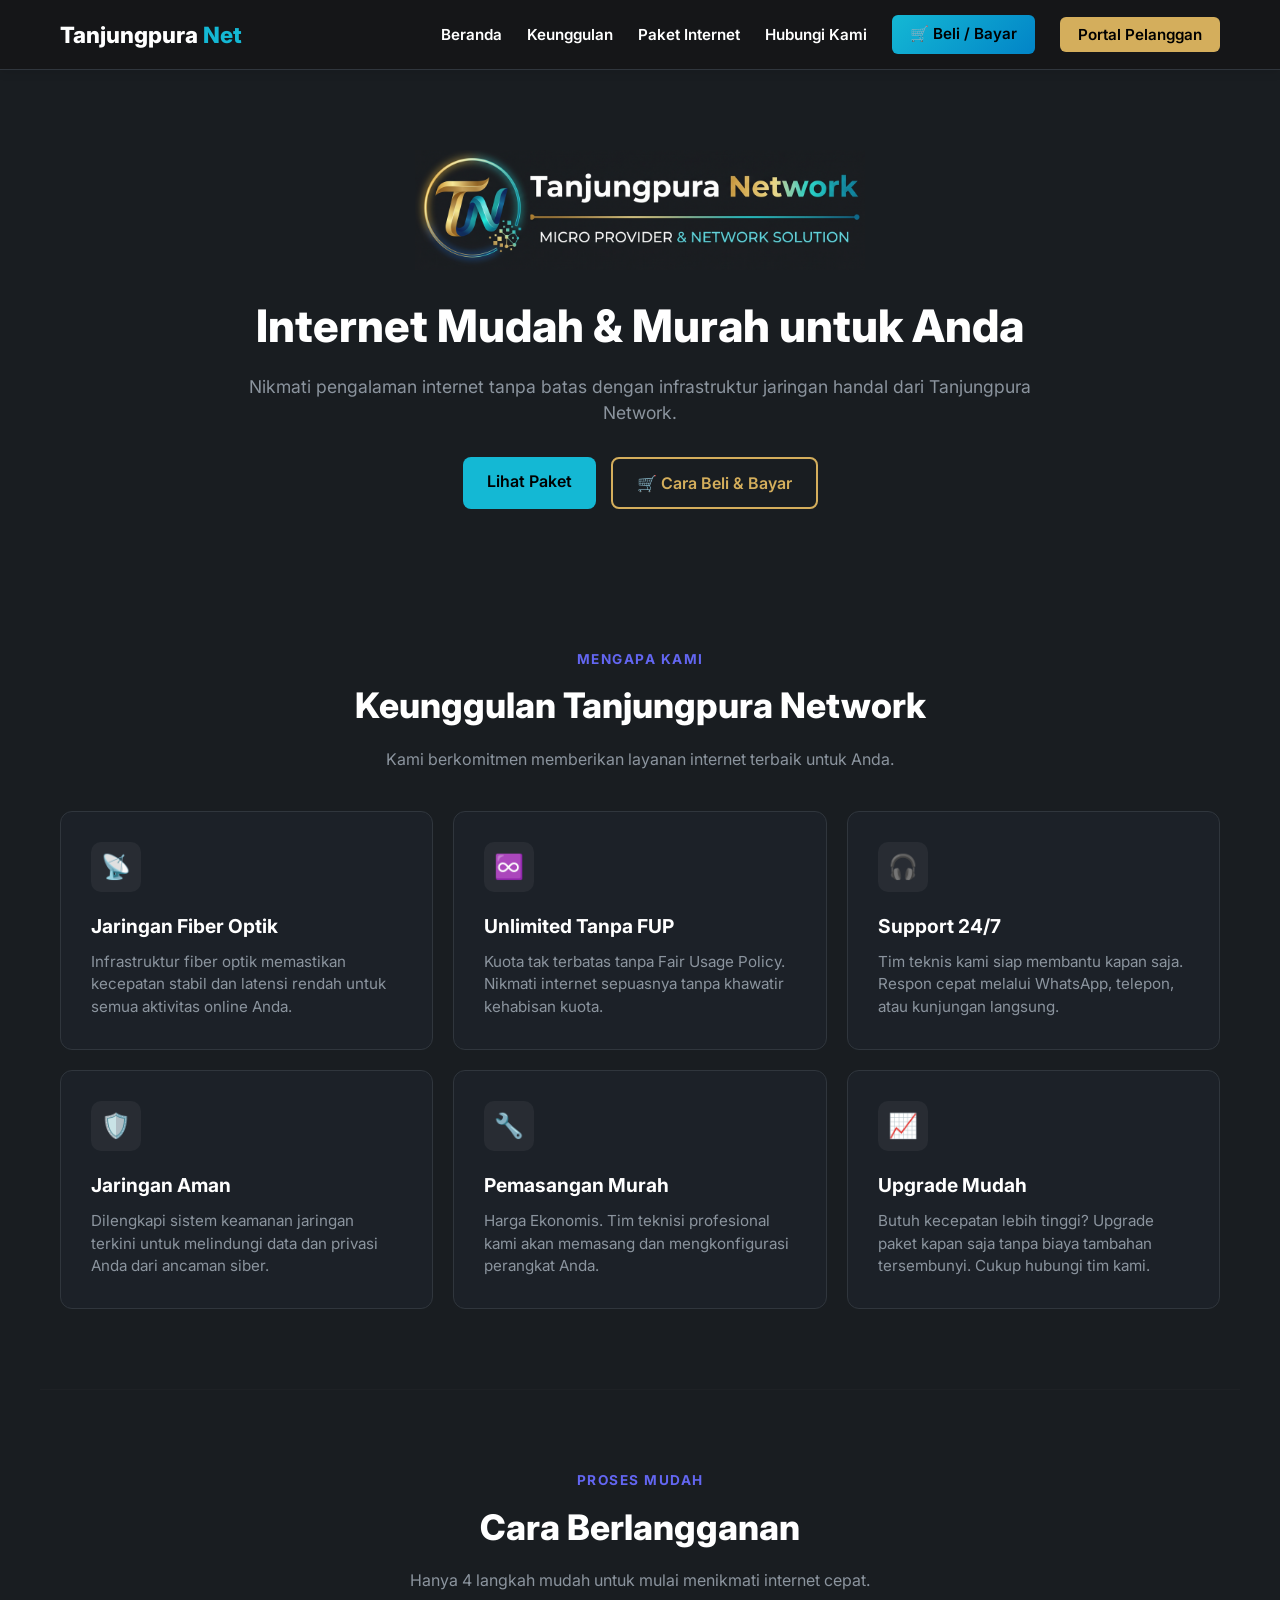
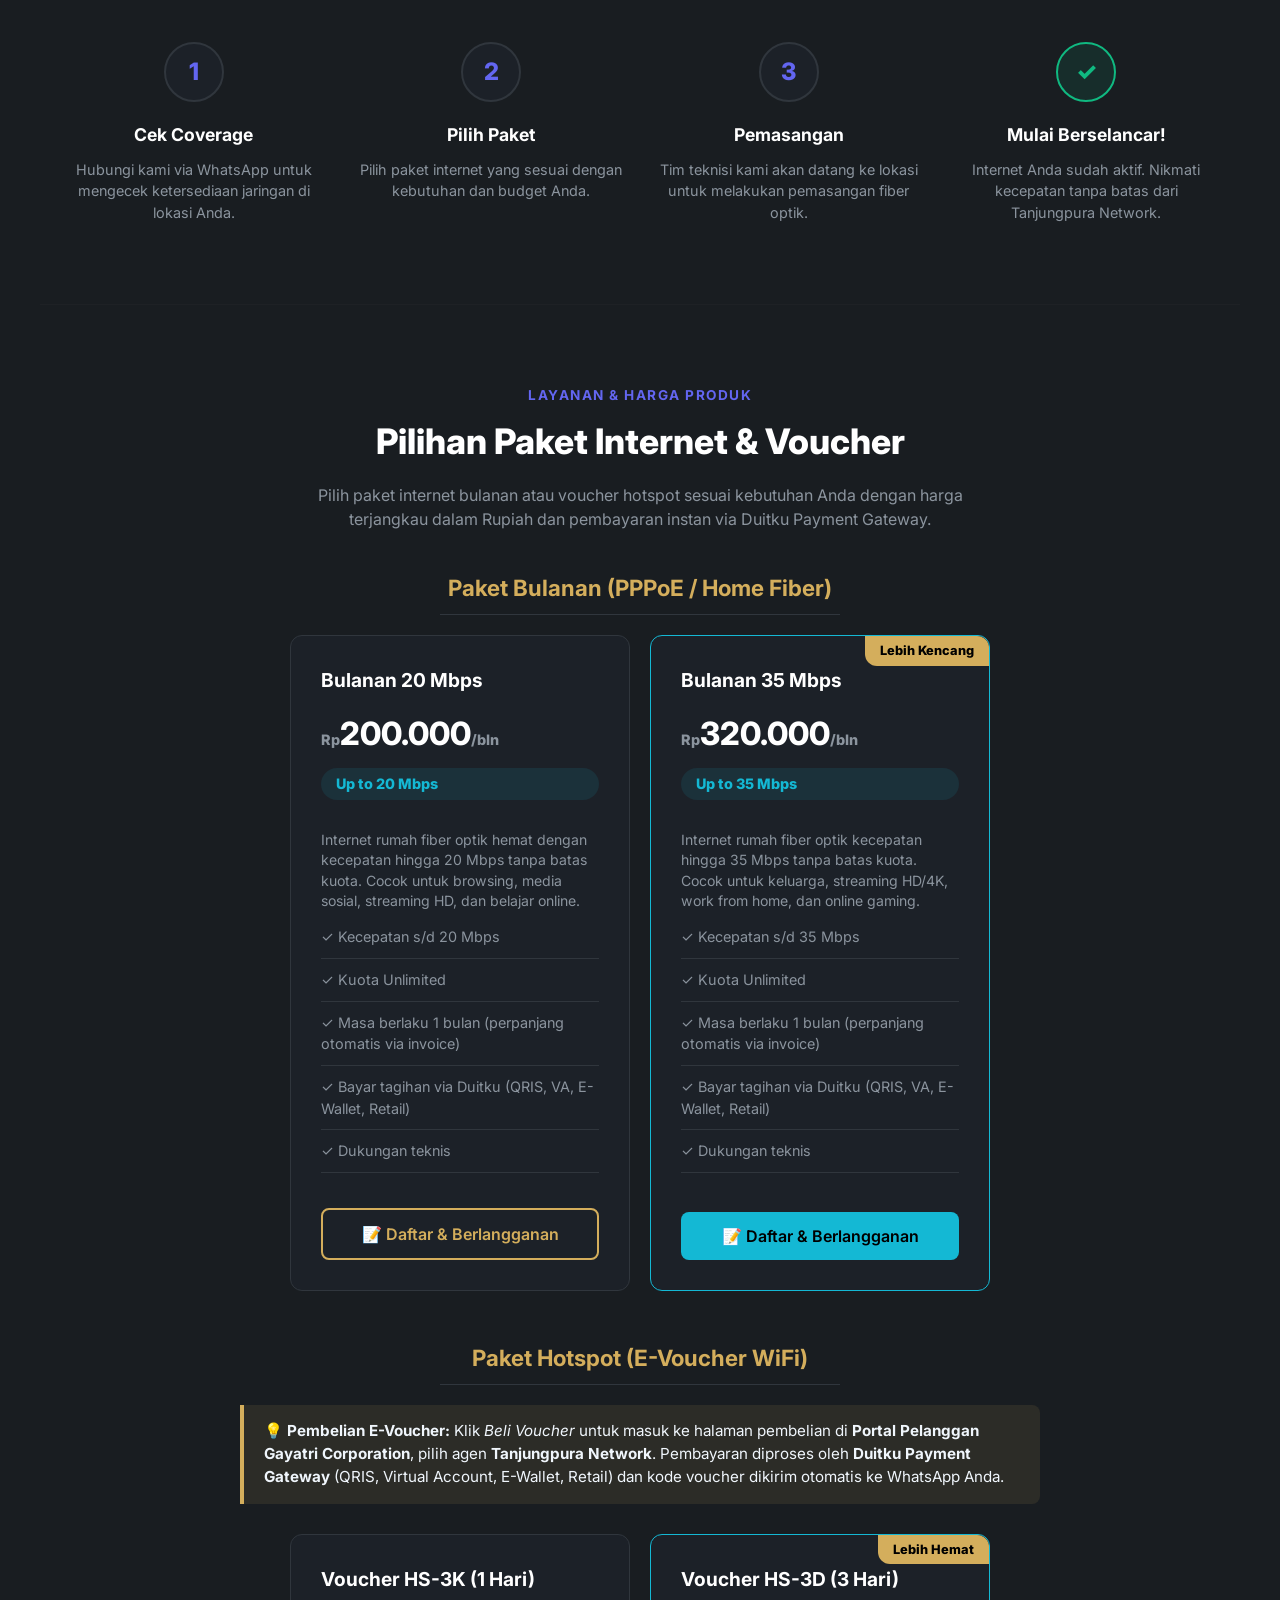
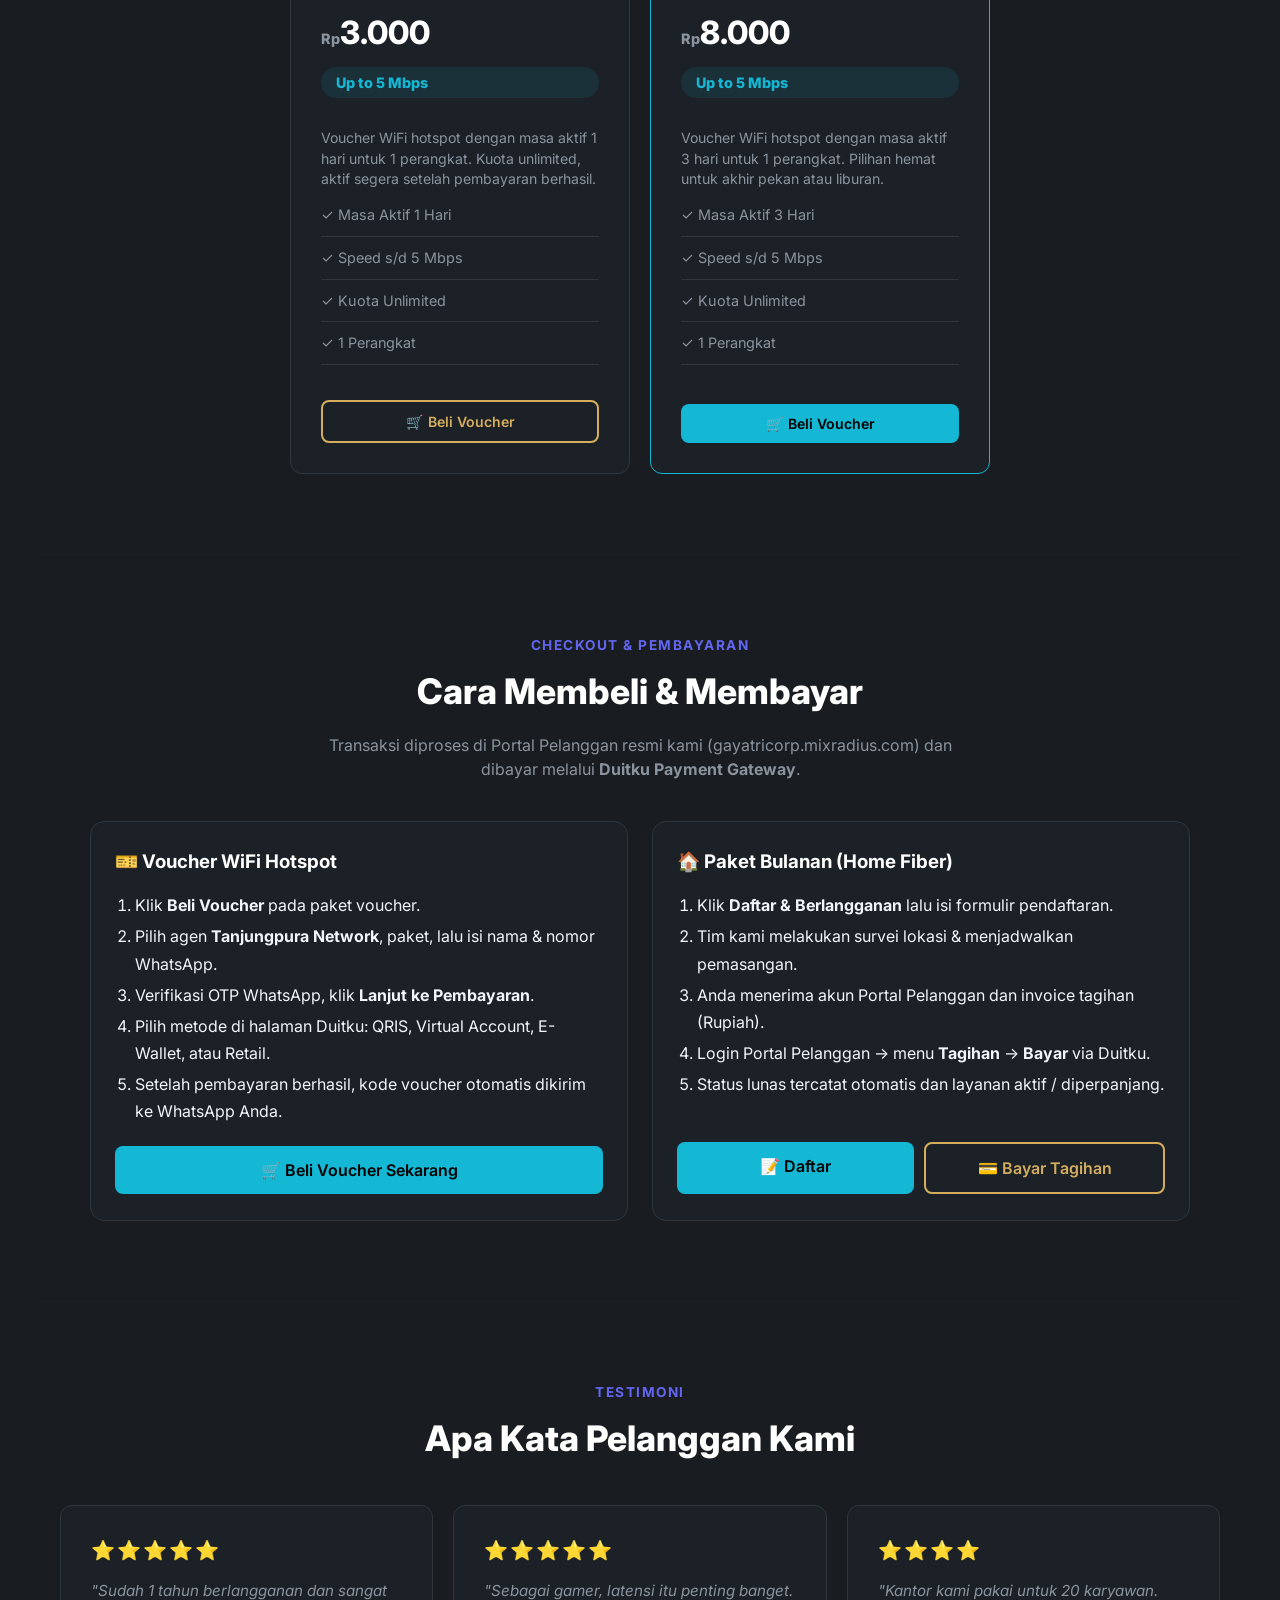
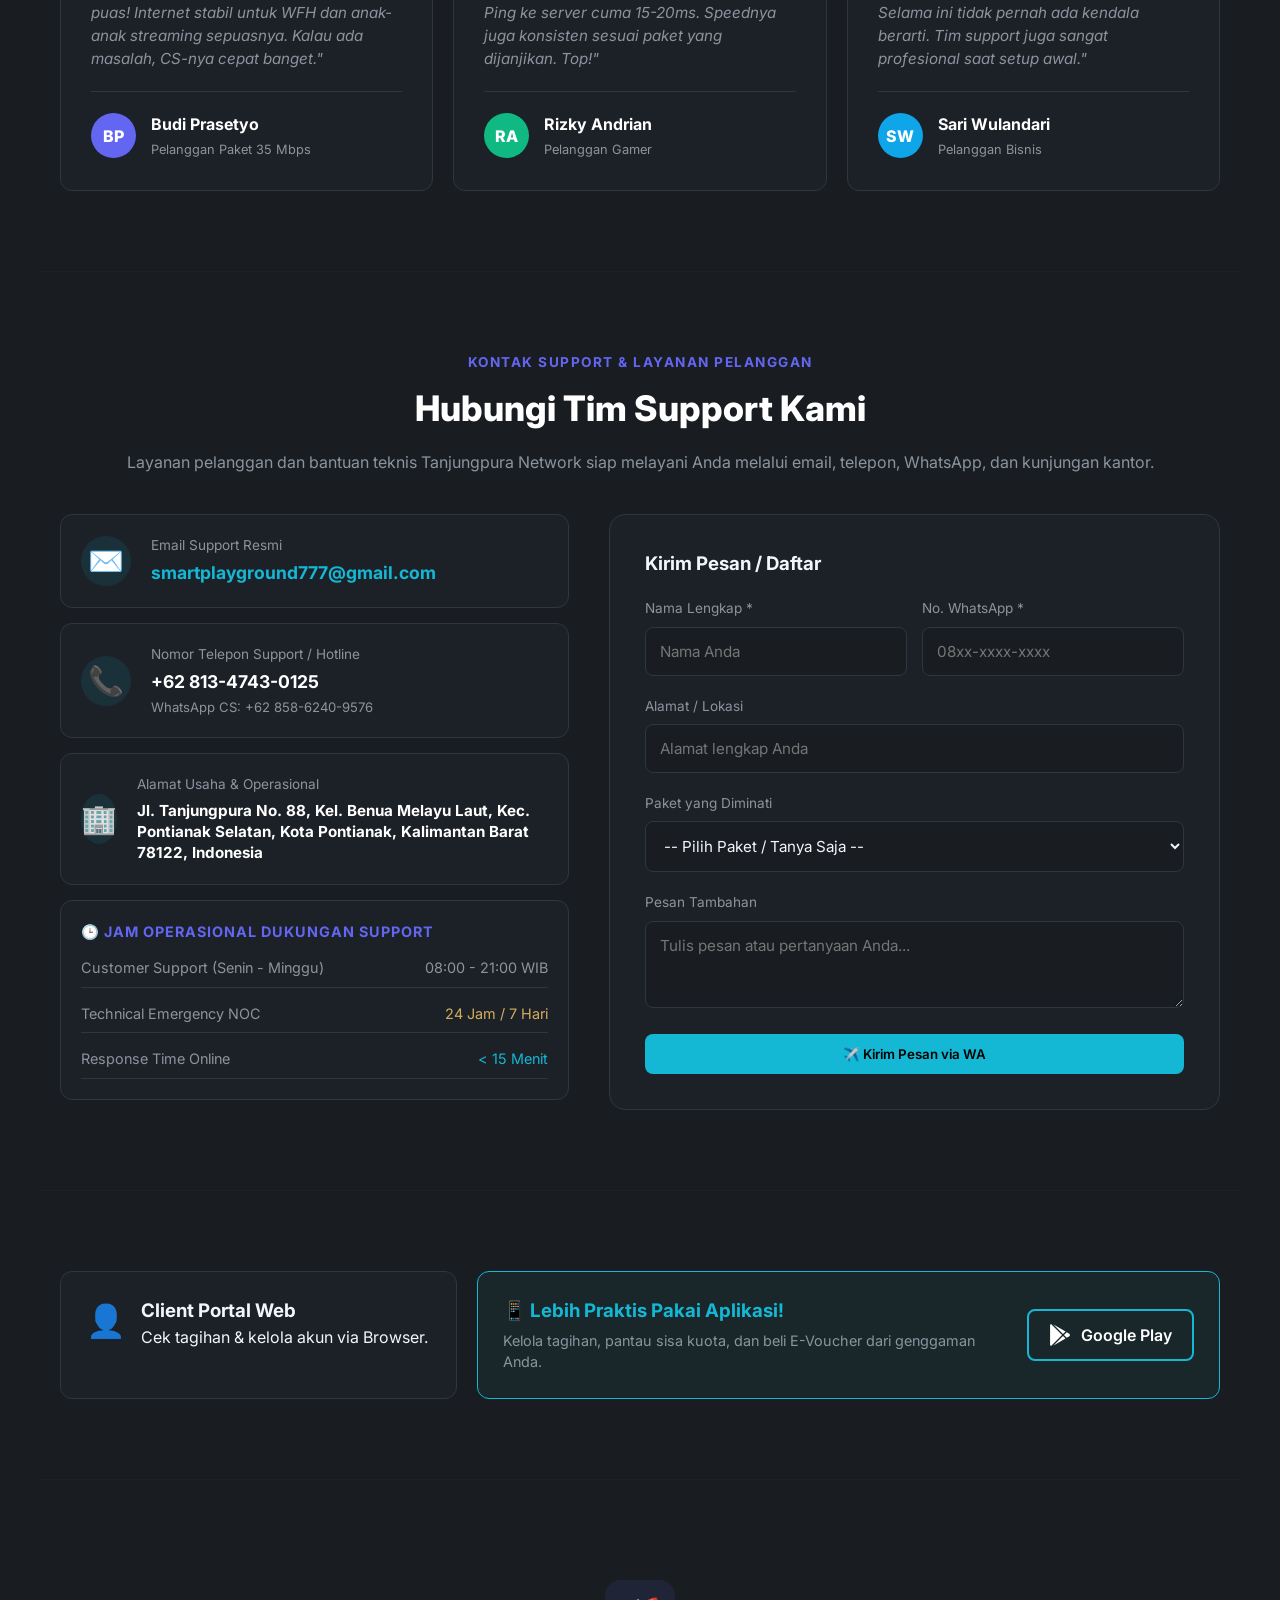
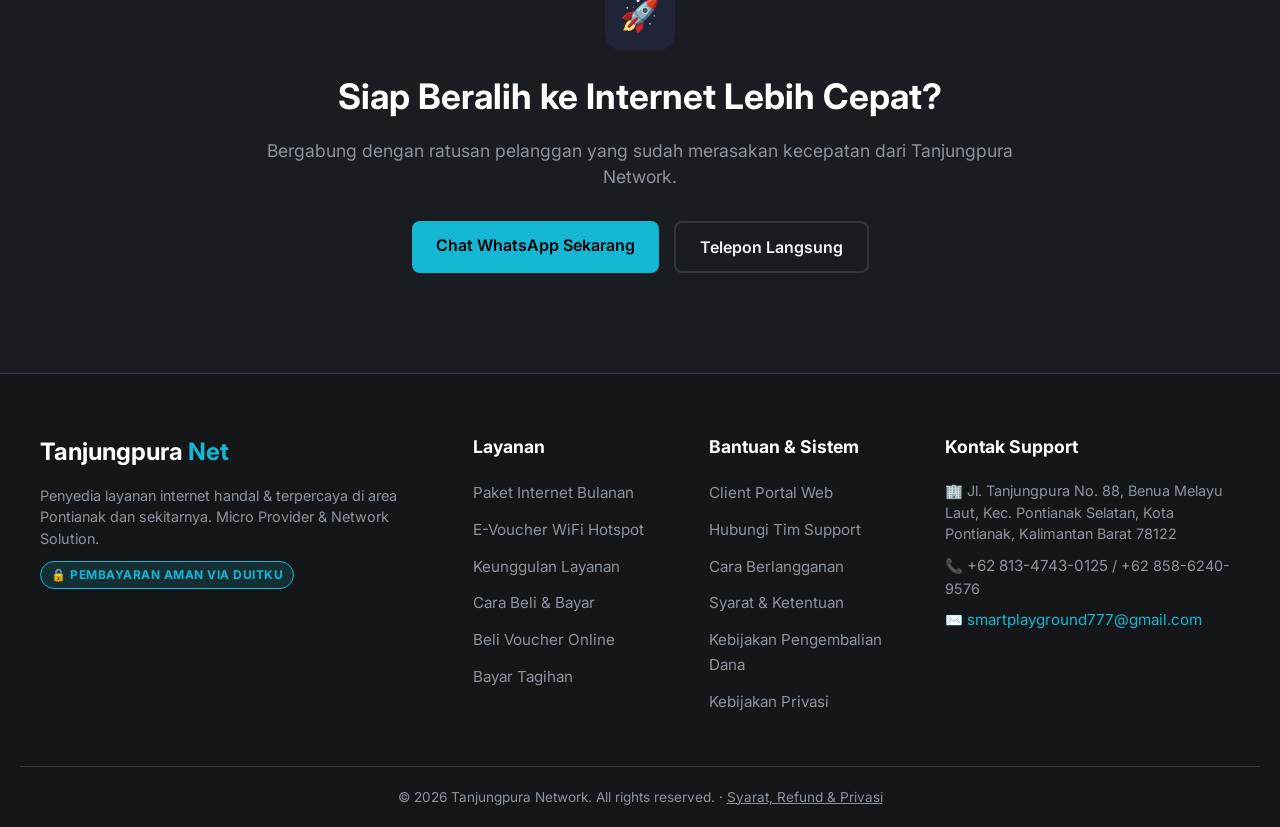
<file: public/index.html>
<!DOCTYPE html>
<html lang="id">
<head>
    <meta charset="UTF-8">
    <meta name="viewport" content="width=device-width, initial-scale=1.0">
    <title>Tanjungpura Network - Micro Provider & Network Solution</title>
    <link href="https://fonts.googleapis.com/css2?family=Inter:wght@300;400;600;700;800&display=swap" rel="stylesheet">
    <link rel="stylesheet" href="style.css">
</head>
<body>

    <!-- Navbar -->
    <nav class="navbar" id="navbar">
        <div class="nav-container">
            <div class="logo">
                <a href="#home" style="text-decoration: none; color: var(--text-light);">
                    Tanjungpura <span class="text-cyan">Net</span>
                </a>
            </div>
            <div class="menu-toggle" id="mobile-menu">
                <span class="bar"></span>
                <span class="bar"></span>
                <span class="bar"></span>
            </div>
            <ul class="nav-links" id="nav-links">
                <li><a href="#home">Beranda</a></li>
                <li><a href="#fitur">Keunggulan</a></li>
                <li><a href="#paket">Paket Internet</a></li>
                <li><a href="#kontak">Hubungi Kami</a></li>
                <li><a href="#cara-bayar" class="btn-nav-checkout">🛒 Beli / Bayar</a></li>
                <li><a href="https://gayatricorp.mixradius.com/login" class="btn-nav" target="_blank">Portal Pelanggan</a></li>
            </ul>
        </div>
    </nav>

    <!-- Hero Section -->
    <header id="home" class="hero">
        <div class="hero-content">
            <img src="tpr1.png" alt="Tanjungpura Network" class="hero-center-logo">
           <!-- <div class="tagline">Micro Provider & Network Solution</div> -->
            <h1>Internet Mudah & Murah untuk Anda</h1>
            <p>Nikmati pengalaman internet tanpa batas dengan infrastruktur jaringan handal dari Tanjungpura Network.</p>
            <div class="hero-buttons">
                <a href="#paket" class="btn btn-primary">Lihat Paket</a>
                <a href="#cara-bayar" class="btn btn-outline">🛒 Cara Beli &amp; Bayar</a>
            </div>
        </div>
    </header>

    <!-- Statistik Section 
    <section class="stats-section">
        <div class="stats-container">
            <div class="stat-item">
                <h3 class="stat-number">1.250+</h3>
                <p>PELANGGAN AKTIF</p>
            </div>
            <div class="stat-item">
                <h3 class="stat-number">99.9%</h3>
                <p>UPTIME</p>
            </div>
            <div class="stat-item">
                <h3 class="stat-number">24/7</h3>
                <p>CUSTOMER SUPPORT</p>
            </div>
            <div class="stat-item">
                <h3 class="stat-number">15+</h3>
                <p>AREA COVERAGE</p>
            </div>
        </div>
    </section> -->

    <!-- Fitur & Keunggulan Section -->
    <section id="fitur" class="features">
        <div class="section-title">
            <span class="section-subtitle">MENGAPA KAMI</span>
            <h2>Keunggulan Tanjungpura Network</h2>
            <p style="color: var(--text-muted);">Kami berkomitmen memberikan layanan internet terbaik untuk Anda.</p>
        </div>
        <div class="feature-grid">
            <div class="feature-card">
                <div class="icon-box">📡</div>
                <h3>Jaringan Fiber Optik</h3>
                <p>Infrastruktur fiber optik memastikan kecepatan stabil dan latensi rendah untuk semua aktivitas online Anda.</p>
            </div>
            <div class="feature-card">
                <div class="icon-box">♾️</div>
                <h3>Unlimited Tanpa FUP</h3>
                <p>Kuota tak terbatas tanpa Fair Usage Policy. Nikmati internet sepuasnya tanpa khawatir kehabisan kuota.</p>
            </div>
            <div class="feature-card">
                <div class="icon-box">🎧</div>
                <h3>Support 24/7</h3>
                <p>Tim teknis kami siap membantu kapan saja. Respon cepat melalui WhatsApp, telepon, atau kunjungan langsung.</p>
            </div>
            <div class="feature-card">
                <div class="icon-box">🛡️</div>
                <h3>Jaringan Aman</h3>
                <p>Dilengkapi sistem keamanan jaringan terkini untuk melindungi data dan privasi Anda dari ancaman siber.</p>
            </div>
            <div class="feature-card">
                <div class="icon-box">🔧</div>
                <h3>Pemasangan Murah</h3>
                <p>Harga Ekonomis. Tim teknisi profesional kami akan memasang dan mengkonfigurasi perangkat Anda.</p>
            </div>
            <div class="feature-card">
                <div class="icon-box">📈</div>
                <h3>Upgrade Mudah</h3>
                <p>Butuh kecepatan lebih tinggi? Upgrade paket kapan saja tanpa biaya tambahan tersembunyi. Cukup hubungi tim kami.</p>
            </div>
        </div>
    </section>

    <!-- Proses Berlangganan Section -->
    <section class="steps-section">
        <div class="section-title">
            <span class="section-subtitle">PROSES MUDAH</span>
            <h2>Cara Berlangganan</h2>
            <p style="color: var(--text-muted);">Hanya 4 langkah mudah untuk mulai menikmati internet cepat.</p>
        </div>
        <div class="steps-grid">
            <div class="step-item">
                <div class="step-circle">1</div>
                <h3>Cek Coverage</h3>
                <p>Hubungi kami via WhatsApp untuk mengecek ketersediaan jaringan di lokasi Anda.</p>
            </div>
            <div class="step-item">
                <div class="step-circle">2</div>
                <h3>Pilih Paket</h3>
                <p>Pilih paket internet yang sesuai dengan kebutuhan dan budget Anda.</p>
            </div>
            <div class="step-item">
                <div class="step-circle">3</div>
                <h3>Pemasangan</h3>
                <p>Tim teknisi kami akan datang ke lokasi untuk melakukan pemasangan fiber optik.</p>
            </div>
            <div class="step-item">
                <div class="step-circle step-success">✓</div>
                <h3>Mulai Berselancar!</h3>
                <p>Internet Anda sudah aktif. Nikmati kecepatan tanpa batas dari Tanjungpura Network.</p>
            </div>
        </div>
    </section>

    <!-- Paket Harga Section (Bulanan & Hotspot) -->
    <section id="paket" class="pricing">
        <div class="section-title">
            <span class="section-subtitle">LAYANAN & HARGA PRODUK</span>
            <h2>Pilihan Paket Internet & Voucher</h2>
            <p style="color: var(--text-muted); max-width: 650px; margin: 0 auto;">Pilih paket internet bulanan atau voucher hotspot sesuai kebutuhan Anda dengan harga terjangkau dalam Rupiah dan pembayaran instan via Duitku Payment Gateway.</p>
        </div>

        <h3 class="package-category-title">Paket Bulanan (PPPoE / Home Fiber)</h3>
        <div class="pricing-grid-monthly pricing-grid-two">
            <div class="pricing-card">
                <h3>Bulanan 20 Mbps</h3>
                <div class="price"><span>Rp</span>200.000<span>/bln</span></div>
                <div class="speed">Up to 20 Mbps</div>
                <p class="package-desc">Internet rumah fiber optik hemat dengan kecepatan hingga 20 Mbps tanpa batas kuota. Cocok untuk browsing, media sosial, streaming HD, dan belajar online.</p>
                <ul class="features-list">
                    <li>✓ Kecepatan s/d 20 Mbps</li>
                    <li>✓ Kuota Unlimited</li>
                    <li>✓ Masa berlaku 1 bulan (perpanjang otomatis via invoice)</li>
                    <li>✓ Bayar tagihan via Duitku (QRIS, VA, E-Wallet, Retail)</li>
                    <li>✓ Dukungan teknis</li>
                </ul>
                <a href="https://gayatricorp.mixradius.com/register" class="btn btn-outline btn-block" target="_blank" rel="noopener">📝 Daftar &amp; Berlangganan</a>
            </div>

            <div class="pricing-card popular">
                <div class="badge">Lebih Kencang</div>
                <h3>Bulanan 35 Mbps</h3>
                <div class="price"><span>Rp</span>320.000<span>/bln</span></div>
                <div class="speed">Up to 35 Mbps</div>
                <p class="package-desc">Internet rumah fiber optik kecepatan hingga 35 Mbps tanpa batas kuota. Cocok untuk keluarga, streaming HD/4K, work from home, dan online gaming.</p>
                <ul class="features-list">
                    <li>✓ Kecepatan s/d 35 Mbps</li>
                    <li>✓ Kuota Unlimited</li>
                    <li>✓ Masa berlaku 1 bulan (perpanjang otomatis via invoice)</li>
                    <li>✓ Bayar tagihan via Duitku (QRIS, VA, E-Wallet, Retail)</li>
                    <li>✓ Dukungan teknis</li>
                </ul>
                <a href="https://gayatricorp.mixradius.com/register" class="btn btn-primary btn-block" target="_blank" rel="noopener">📝 Daftar &amp; Berlangganan</a>
            </div>
        </div>

        <h3 class="package-category-title" style="margin-top: 50px;">Paket Hotspot (E-Voucher WiFi)</h3>
        <div class="info-box">
            <p><strong>💡 Pembelian E-Voucher:</strong> Klik <em>Beli Voucher</em> untuk masuk ke halaman pembelian di <strong>Portal Pelanggan Gayatri Corporation</strong>, pilih agen <strong>Tanjungpura Network</strong>. Pembayaran diproses oleh <strong>Duitku Payment Gateway</strong> (QRIS, Virtual Account, E-Wallet, Retail) dan kode voucher dikirim otomatis ke WhatsApp Anda.</p>
        </div>
        <div class="pricing-grid-hotspot pricing-grid-two">
            <div class="pricing-card">
                <h3>Voucher HS-3K (1 Hari)</h3>
                <div class="price"><span>Rp</span>3.000</div>
                <div class="speed">Up to 5 Mbps</div>
                <p class="package-desc">Voucher WiFi hotspot dengan masa aktif 1 hari untuk 1 perangkat. Kuota unlimited, aktif segera setelah pembayaran berhasil.</p>
                <ul class="features-list">
                    <li>✓ Masa Aktif 1 Hari</li>
                    <li>✓ Speed s/d 5 Mbps</li>
                    <li>✓ Kuota Unlimited</li>
                    <li>✓ 1 Perangkat</li>
                </ul>
                <a href="https://gayatricorp.mixradius.com/evoucher" class="btn btn-outline btn-sm btn-block" target="_blank" rel="noopener">🛒 Beli Voucher</a>
            </div>

            <div class="pricing-card popular">
                <div class="badge">Lebih Hemat</div>
                <h3>Voucher HS-3D (3 Hari)</h3>
                <div class="price"><span>Rp</span>8.000</div>
                <div class="speed">Up to 5 Mbps</div>
                <p class="package-desc">Voucher WiFi hotspot dengan masa aktif 3 hari untuk 1 perangkat. Pilihan hemat untuk akhir pekan atau liburan.</p>
                <ul class="features-list">
                    <li>✓ Masa Aktif 3 Hari</li>
                    <li>✓ Speed s/d 5 Mbps</li>
                    <li>✓ Kuota Unlimited</li>
                    <li>✓ 1 Perangkat</li>
                </ul>
                <a href="https://gayatricorp.mixradius.com/evoucher" class="btn btn-primary btn-sm btn-block" target="_blank" rel="noopener">🛒 Beli Voucher</a>
            </div>
        </div>
    </section>

    <!-- Cara Pembelian & Pembayaran -->
    <section id="cara-bayar" class="steps-section">
        <div class="section-title">
            <span class="section-subtitle">CHECKOUT &amp; PEMBAYARAN</span>
            <h2>Cara Membeli &amp; Membayar</h2>
            <p style="color: var(--text-muted); max-width: 680px; margin: 0 auto;">Transaksi diproses di Portal Pelanggan resmi kami (gayatricorp.mixradius.com) dan dibayar melalui <strong>Duitku Payment Gateway</strong>.</p>
        </div>
        <div class="buy-flow-grid">
            <div class="buy-flow-card">
                <h3>🎫 Voucher WiFi Hotspot</h3>
                <ol>
                    <li>Klik <strong>Beli Voucher</strong> pada paket voucher.</li>
                    <li>Pilih agen <strong>Tanjungpura Network</strong>, paket, lalu isi nama &amp; nomor WhatsApp.</li>
                    <li>Verifikasi OTP WhatsApp, klik <strong>Lanjut ke Pembayaran</strong>.</li>
                    <li>Pilih metode di halaman Duitku: QRIS, Virtual Account, E-Wallet, atau Retail.</li>
                    <li>Setelah pembayaran berhasil, kode voucher otomatis dikirim ke WhatsApp Anda.</li>
                </ol>
                <a href="https://gayatricorp.mixradius.com/evoucher" class="btn btn-primary btn-block" target="_blank" rel="noopener">🛒 Beli Voucher Sekarang</a>
            </div>
            <div class="buy-flow-card">
                <h3>🏠 Paket Bulanan (Home Fiber)</h3>
                <ol>
                    <li>Klik <strong>Daftar &amp; Berlangganan</strong> lalu isi formulir pendaftaran.</li>
                    <li>Tim kami melakukan survei lokasi &amp; menjadwalkan pemasangan.</li>
                    <li>Anda menerima akun Portal Pelanggan dan invoice tagihan (Rupiah).</li>
                    <li>Login Portal Pelanggan → menu <strong>Tagihan</strong> → <strong>Bayar</strong> via Duitku.</li>
                    <li>Status lunas tercatat otomatis dan layanan aktif / diperpanjang.</li>
                </ol>
                <div style="display:flex; gap:10px; flex-wrap:wrap;">
                    <a href="https://gayatricorp.mixradius.com/register" class="btn btn-primary" style="flex:1;" target="_blank" rel="noopener">📝 Daftar</a>
                    <a href="https://gayatricorp.mixradius.com/login" class="btn btn-outline" style="flex:1;" target="_blank" rel="noopener">💳 Bayar Tagihan</a>
                </div>
            </div>
        </div>
    </section>

    <!-- Testimoni Section -->
    <section class="testi-section">
        <div class="section-title">
            <span class="section-subtitle">TESTIMONI</span>
            <h2>Apa Kata Pelanggan Kami</h2>
        </div>
        <div class="testi-grid">
            <div class="testi-card">
                <div class="stars">⭐⭐⭐⭐⭐</div>
                <p class="testi-text">"Sudah 1 tahun berlangganan dan sangat puas! Internet stabil untuk WFH dan anak-anak streaming sepuasnya. Kalau ada masalah, CS-nya cepat banget."</p>
                <div class="testi-user">
                    <div class="user-avatar" style="background: #6366f1;">BP</div>
                    <div>
                        <h4>Budi Prasetyo</h4>
                        <span>Pelanggan Paket 35 Mbps</span>
                    </div>
                </div>
            </div>
            <div class="testi-card">
                <div class="stars">⭐⭐⭐⭐⭐</div>
                <p class="testi-text">"Sebagai gamer, latensi itu penting banget. Ping ke server cuma 15-20ms. Speednya juga konsisten sesuai paket yang dijanjikan. Top!"</p>
                <div class="testi-user">
                    <div class="user-avatar" style="background: #10b981;">RA</div>
                    <div>
                        <h4>Rizky Andrian</h4>
                        <span>Pelanggan Gamer</span>
                    </div>
                </div>
            </div>
            <div class="testi-card">
                <div class="stars">⭐⭐⭐⭐</div>
                <p class="testi-text">"Kantor kami pakai untuk 20 karyawan. Selama ini tidak pernah ada kendala berarti. Tim support juga sangat profesional saat setup awal."</p>
                <div class="testi-user">
                    <div class="user-avatar" style="background: #0ea5e9;">SW</div>
                    <div>
                        <h4>Sari Wulandari</h4>
                        <span>Pelanggan Bisnis</span>
                    </div>
                </div>
            </div>
        </div>
    </section>

    <!-- Contact & Form Section -->
    <section id="kontak" class="contact-section">
        <div class="section-title">
            <span class="section-subtitle">KONTAK SUPPORT & LAYANAN PELANGGAN</span>
            <h2>Hubungi Tim Support Kami</h2>
            <p style="color: var(--text-muted);">Layanan pelanggan dan bantuan teknis Tanjungpura Network siap melayani Anda melalui email, telepon, WhatsApp, dan kunjungan kantor.</p>
        </div>
        
        <div class="contact-grid">
            <!-- Info Kiri: Email, Telepon, dan Alamat Usaha Kontak Support -->
            <div class="contact-info">
                <div class="info-card">
                    <div class="info-icon text-cyan">✉️</div>
                    <div>
                        <p class="info-label">Email Support Resmi</p>
                        <h4><a href="mailto:smartplayground777@gmail.com" style="color: var(--cyan); text-decoration: none;">smartplayground777@gmail.com</a></h4>
                    </div>
                </div>
                <div class="info-card">
                    <div class="info-icon text-cyan">📞</div>
                    <div>
                        <p class="info-label">Nomor Telepon Support / Hotline</p>
                        <h4><a href="tel:+6281347430125" style="color: var(--text-light); text-decoration: none;">+62 813-4743-0125</a></h4>
                        <span style="font-size: 0.82rem; color: var(--text-muted); display: block; margin-top: 2px;">WhatsApp CS: +62 858-6240-9576</span>
                    </div>
                </div>
                <div class="info-card">
                    <div class="info-icon text-cyan">🏢</div>
                    <div>
                        <p class="info-label">Alamat Usaha & Operasional</p>
                        <h4 style="font-size: 0.95rem; line-height: 1.4;">Jl. Tanjungpura No. 88, Kel. Benua Melayu Laut, Kec. Pontianak Selatan, Kota Pontianak, Kalimantan Barat 78122, Indonesia</h4>
                    </div>
                </div>
                <div class="info-card op-hours">
                    <h4>🕒 Jam Operasional Dukungan Support</h4>
                    <div class="hours-row"><span>Customer Support (Senin - Minggu)</span> <span>08:00 - 21:00 WIB</span></div>
                    <div class="hours-row"><span>Technical Emergency NOC</span> <span class="text-gold">24 Jam / 7 Hari</span></div>
                    <div class="hours-row"><span>Response Time Online</span> <span class="text-cyan">&lt; 15 Menit</span></div>
                </div>
            </div>

            <!-- Form Kanan -->
            <div class="contact-form-box">
                <h3 style="margin-bottom: 20px;">Kirim Pesan / Daftar</h3>
                <form id="waForm">
                    <div class="form-row">
                        <div class="form-group">
                            <label>Nama Lengkap *</label>
                            <input type="text" id="nama" class="form-control" required placeholder="Nama Anda">
                        </div>
                        <div class="form-group">
                            <label>No. WhatsApp *</label>
                            <input type="tel" id="nohp" class="form-control" required placeholder="08xx-xxxx-xxxx">
                        </div>
                    </div>
                    <div class="form-group">
                        <label>Alamat / Lokasi</label>
                        <input type="text" id="alamat" class="form-control" placeholder="Alamat lengkap Anda">
                    </div>
                    <div class="form-group">
                        <label>Paket yang Diminati</label>
                        <select id="paketpilihan" class="form-control">
                            <option value="Hanya Bertanya">-- Pilih Paket / Tanya Saja --</option>
                            <option value="Pasang Bulanan 20 Mbps (Rp 200.000/bln)">Pasang Bulanan 20 Mbps (Rp 200.000/bln)</option>
                            <option value="Pasang Bulanan 35 Mbps (Rp 320.000/bln)">Pasang Bulanan 35 Mbps (Rp 320.000/bln)</option>
                            <option value="Beli E-Voucher WiFi Hotspot">Beli E-Voucher WiFi Hotspot</option>
                            <option value="Daftar Akun Voucher">Daftar Akun Voucher</option>
                        </select>
                    </div>
                    <div class="form-group">
                        <label>Pesan Tambahan</label>
                        <textarea id="pesanTambahan" class="form-control" rows="3" placeholder="Tulis pesan atau pertanyaan Anda..."></textarea>
                    </div>
                    <button type="submit" class="btn btn-primary" style="width: 100%;">✈️ Kirim Pesan via WA</button>
                </form>
            </div>
        </div>
    </section>

    <!-- Portal Pelanggan Access -->
    <section id="portal" class="portals">
        <div class="portal-grid">
            <a href="https://gayatricorp.mixradius.com/login" class="portal-card client-portal" target="_blank">
                <div class="portal-icon">👤</div>
                <div><h3>Client Portal Web</h3><p>Cek tagihan & kelola akun via Browser.</p></div>
            </a>
            <div class="app-banner" style="flex: 2;">
                <div class="app-banner-text">
                    <h3>📱 Lebih Praktis Pakai Aplikasi!</h3>
                    <p>Kelola tagihan, pantau sisa kuota, dan beli E-Voucher dari genggaman Anda.</p>
                </div>
                <a href="https://play.google.com/store/apps/details?id=com.mixradius.clientapp" class="btn btn-app" target="_blank">
                    <svg xmlns="http://www.w3.org/2000/svg" width="22" height="22" fill="currentColor" viewBox="0 0 512 512"><path d="M325.3 234.3L104.6 13l280.8 161.2-60.1 60.1zM47 0C34 6.8 25.3 19.2 25.3 35.3v441.3c0 16.1 8.7 28.5 21.7 35.3l256.6-256L47 0zm425.2 225.6l-58.9-34.1-65.7 64.5 65.7 64.5 60.1-34.1c18-14.3 18-46.5-1.2-60.8zM104.6 499l280.8-161.2-60.1-60.1L104.6 499z"/></svg>
                    Google Play
                </a>
            </div>
        </div>
    </section>

    <!-- Bottom CTA Section -->
    <section class="cta-section">
        <div class="cta-icon">🚀</div>
        <h2>Siap Beralih ke Internet Lebih Cepat?</h2>
        <p>Bergabung dengan ratusan pelanggan yang sudah merasakan kecepatan dari Tanjungpura Network.</p>
        <div class="cta-buttons">
            <a href="#kontak" class="btn btn-primary">Chat WhatsApp Sekarang</a>
            <a href="#kontak" class="btn btn-outline" style="color: var(--text-main); border-color: var(--border);">Telepon Langsung</a>
        </div>
    </section>

    <!-- Extended Footer -->
    <footer class="extended-footer">
        <div class="footer-grid">
            <div class="footer-brand">
                <h2 style="color: var(--text-light); margin-bottom: 15px;">Tanjungpura <span class="text-cyan">Net</span></h2>
                <p style="color: var(--text-muted); font-size: 0.9rem;">Penyedia layanan internet handal & terpercaya di area Pontianak dan sekitarnya. Micro Provider & Network Solution.</p>
                <div style="margin-top: 12px;">
                    <span class="badge-sandbox">🔒 Pembayaran aman via Duitku</span>
                </div>
            </div>
            <div class="footer-links">
                <h3>Layanan</h3>
                <ul>
                    <li><a href="#paket">Paket Internet Bulanan</a></li>
                    <li><a href="#paket">E-Voucher WiFi Hotspot</a></li>
                    <li><a href="#fitur">Keunggulan Layanan</a></li>
                    <li><a href="#cara-bayar">Cara Beli &amp; Bayar</a></li>
                    <li><a href="https://gayatricorp.mixradius.com/evoucher" target="_blank" rel="noopener">Beli Voucher Online</a></li>
                    <li><a href="https://gayatricorp.mixradius.com/login" target="_blank" rel="noopener">Bayar Tagihan</a></li>
                </ul>
            </div>
            <div class="footer-links">
                <h3>Bantuan & Sistem</h3>
                <ul>
                    <li><a href="https://gayatricorp.mixradius.com/login" target="_blank">Client Portal Web</a></li>
                    <li><a href="#kontak">Hubungi Tim Support</a></li>
                    <li><a href="#fitur">Cara Berlangganan</a></li>
                    <li><a href="kebijakan.html#syarat">Syarat &amp; Ketentuan</a></li>
                    <li><a href="kebijakan.html#refund">Kebijakan Pengembalian Dana</a></li>
                    <li><a href="kebijakan.html#privasi">Kebijakan Privasi</a></li>
                </ul>
            </div>
            <div class="footer-links">
                <h3>Kontak Support</h3>
                <ul style="color: var(--text-muted); font-size: 0.9rem;">
                    <li style="margin-bottom: 10px;">🏢 Jl. Tanjungpura No. 88, Benua Melayu Laut, Kec. Pontianak Selatan, Kota Pontianak, Kalimantan Barat 78122</li>
                    <li style="margin-bottom: 10px;">📞 <a href="tel:+6281347430125" style="color: inherit; text-decoration: none;">+62 813-4743-0125</a> / +62 858-6240-9576</li>
                    <li>✉️ <a href="mailto:smartplayground777@gmail.com" style="color: var(--cyan); text-decoration: none;">smartplayground777@gmail.com</a></li>
                </ul>
            </div>
        </div>
        <div class="footer-bottom">
            <p>&copy; 2026 Tanjungpura Network. All rights reserved. · <a href="kebijakan.html" style="color: inherit;">Syarat, Refund &amp; Privasi</a></p>
        </div>
    </footer>

    <script src="script.js"></script>
</body>
</html>
</file>
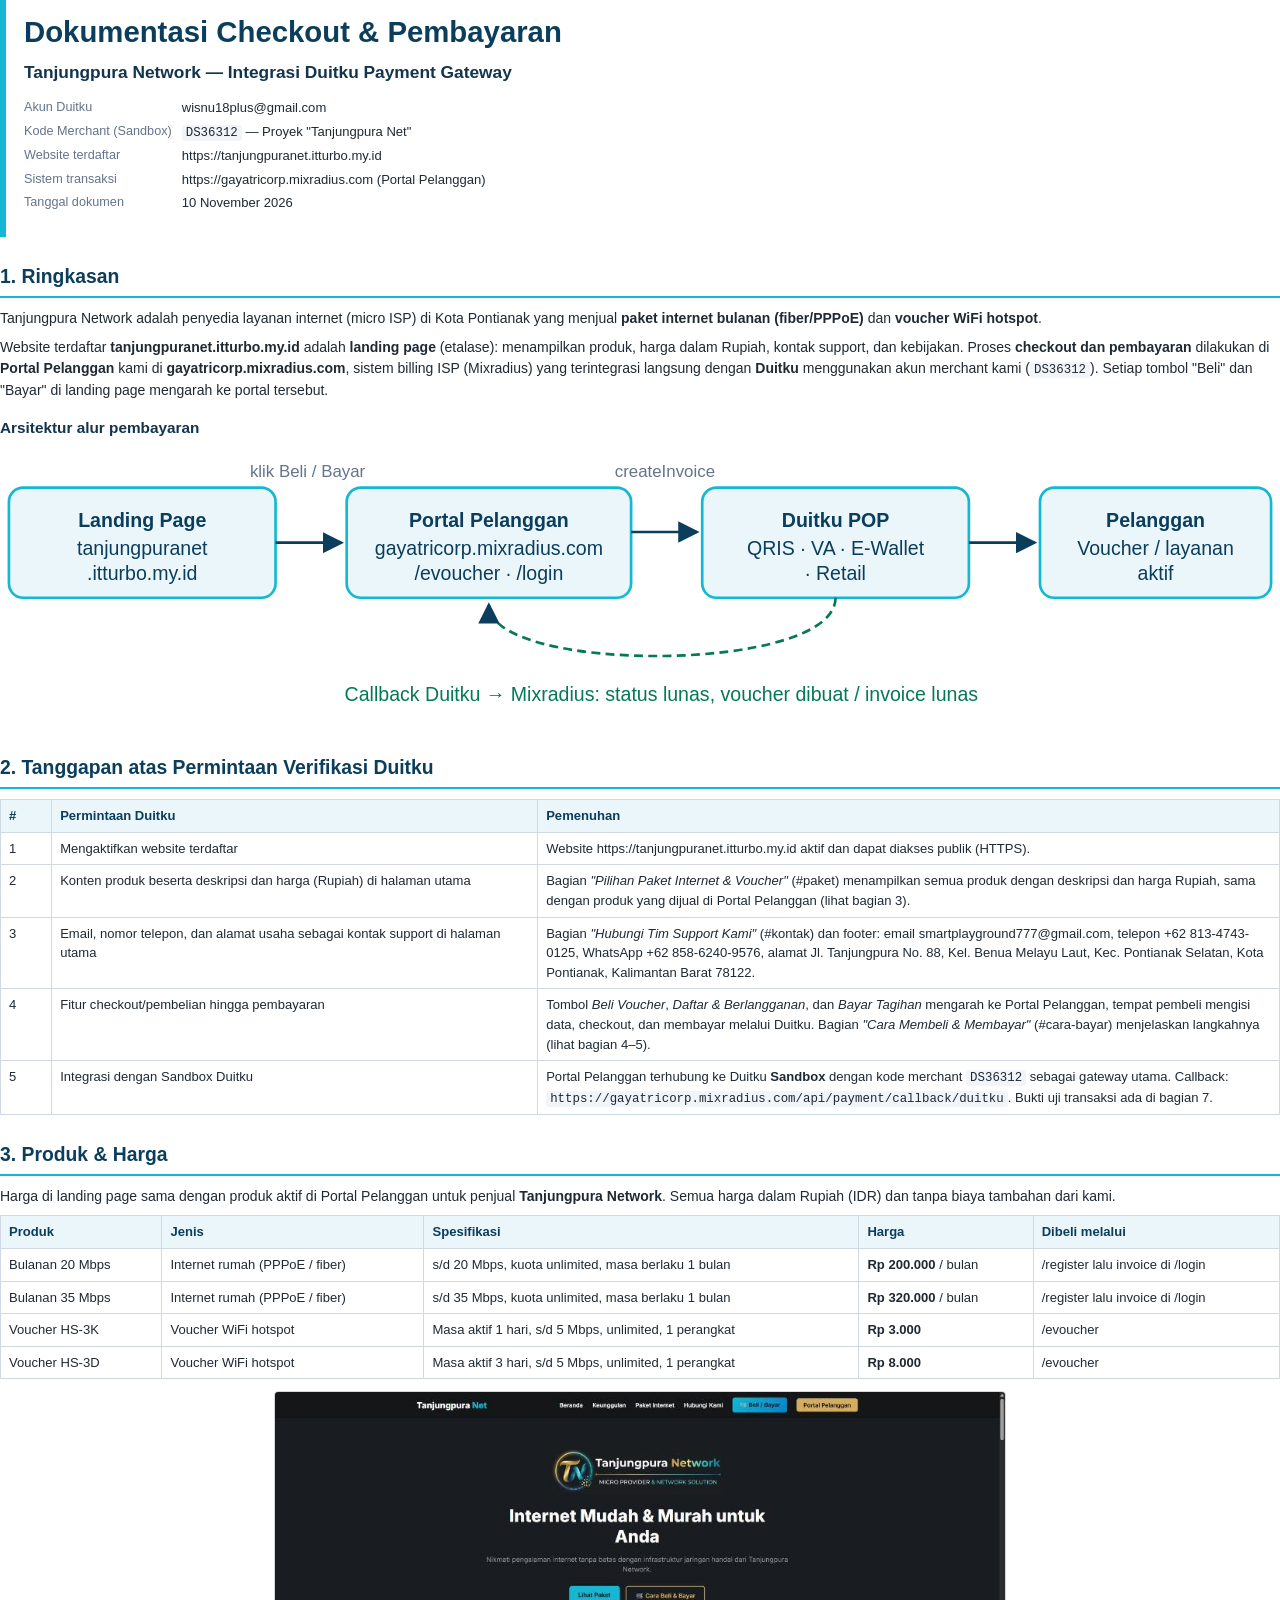
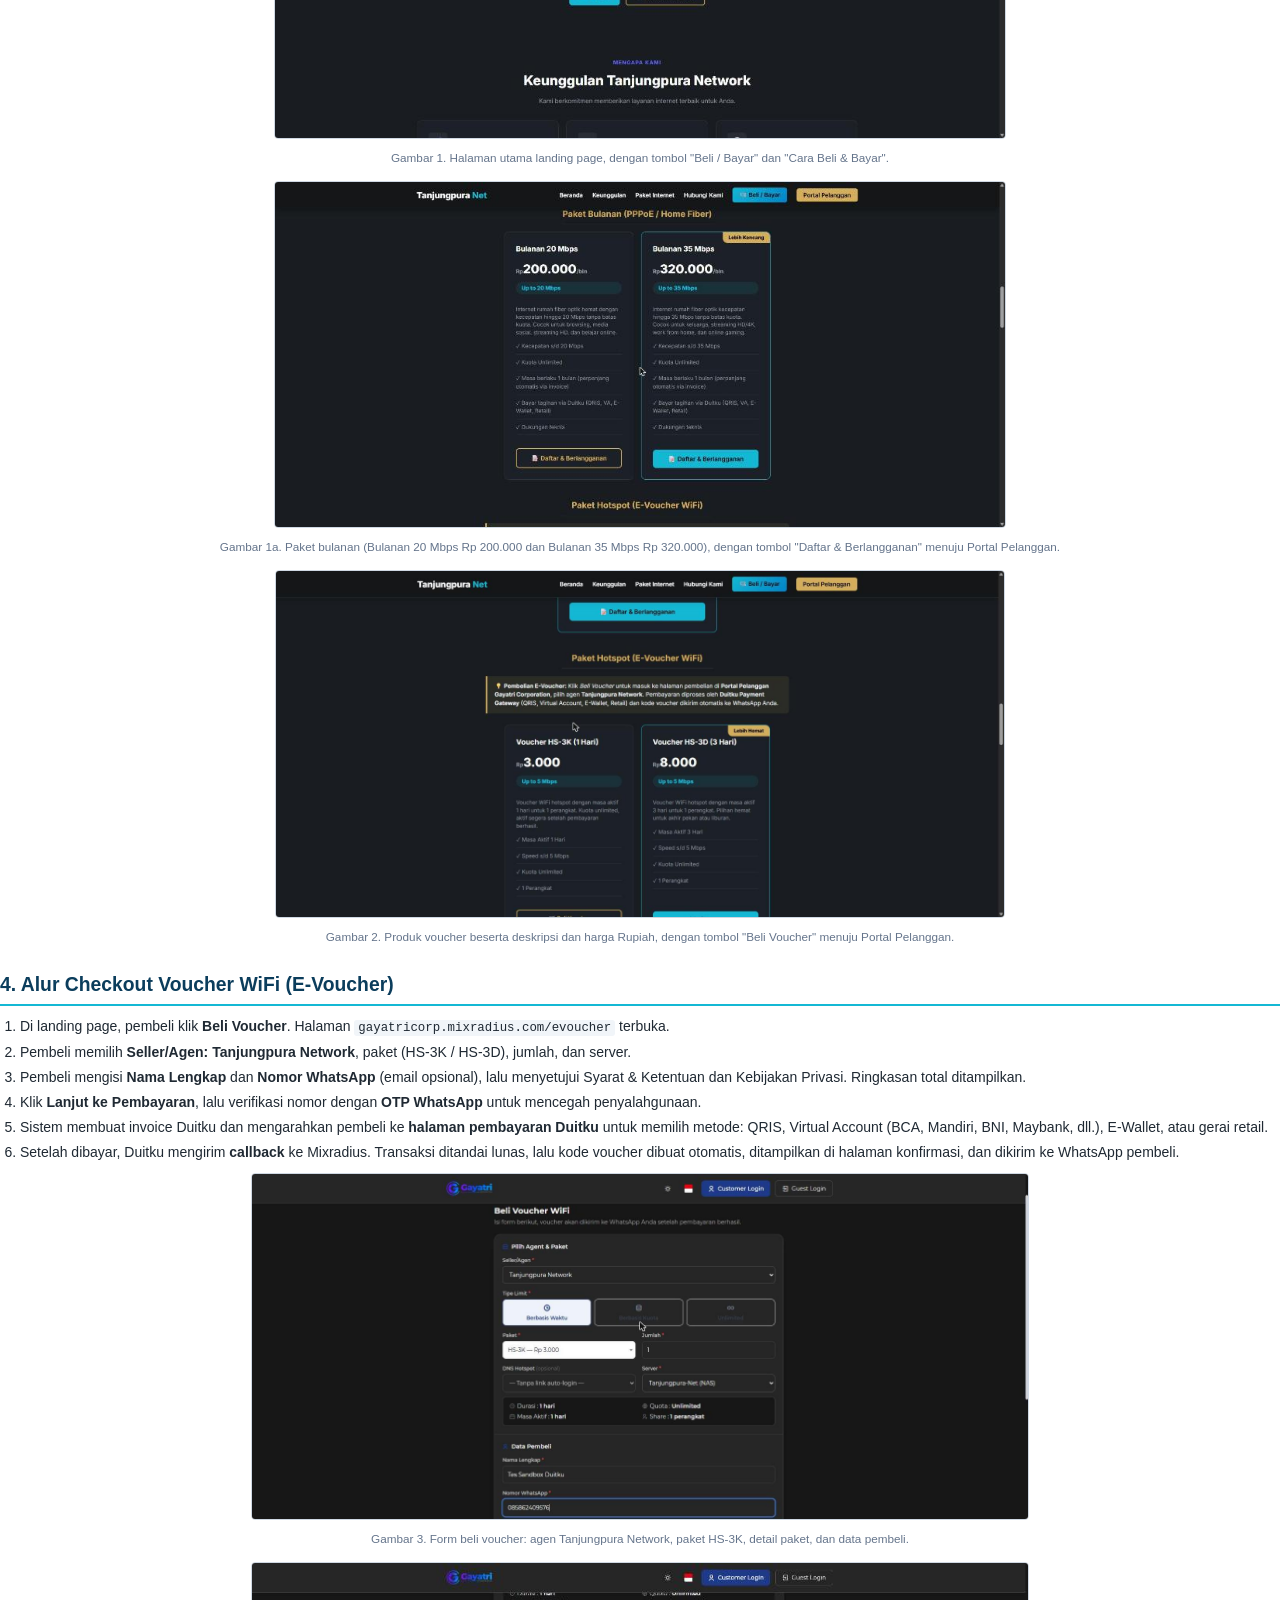
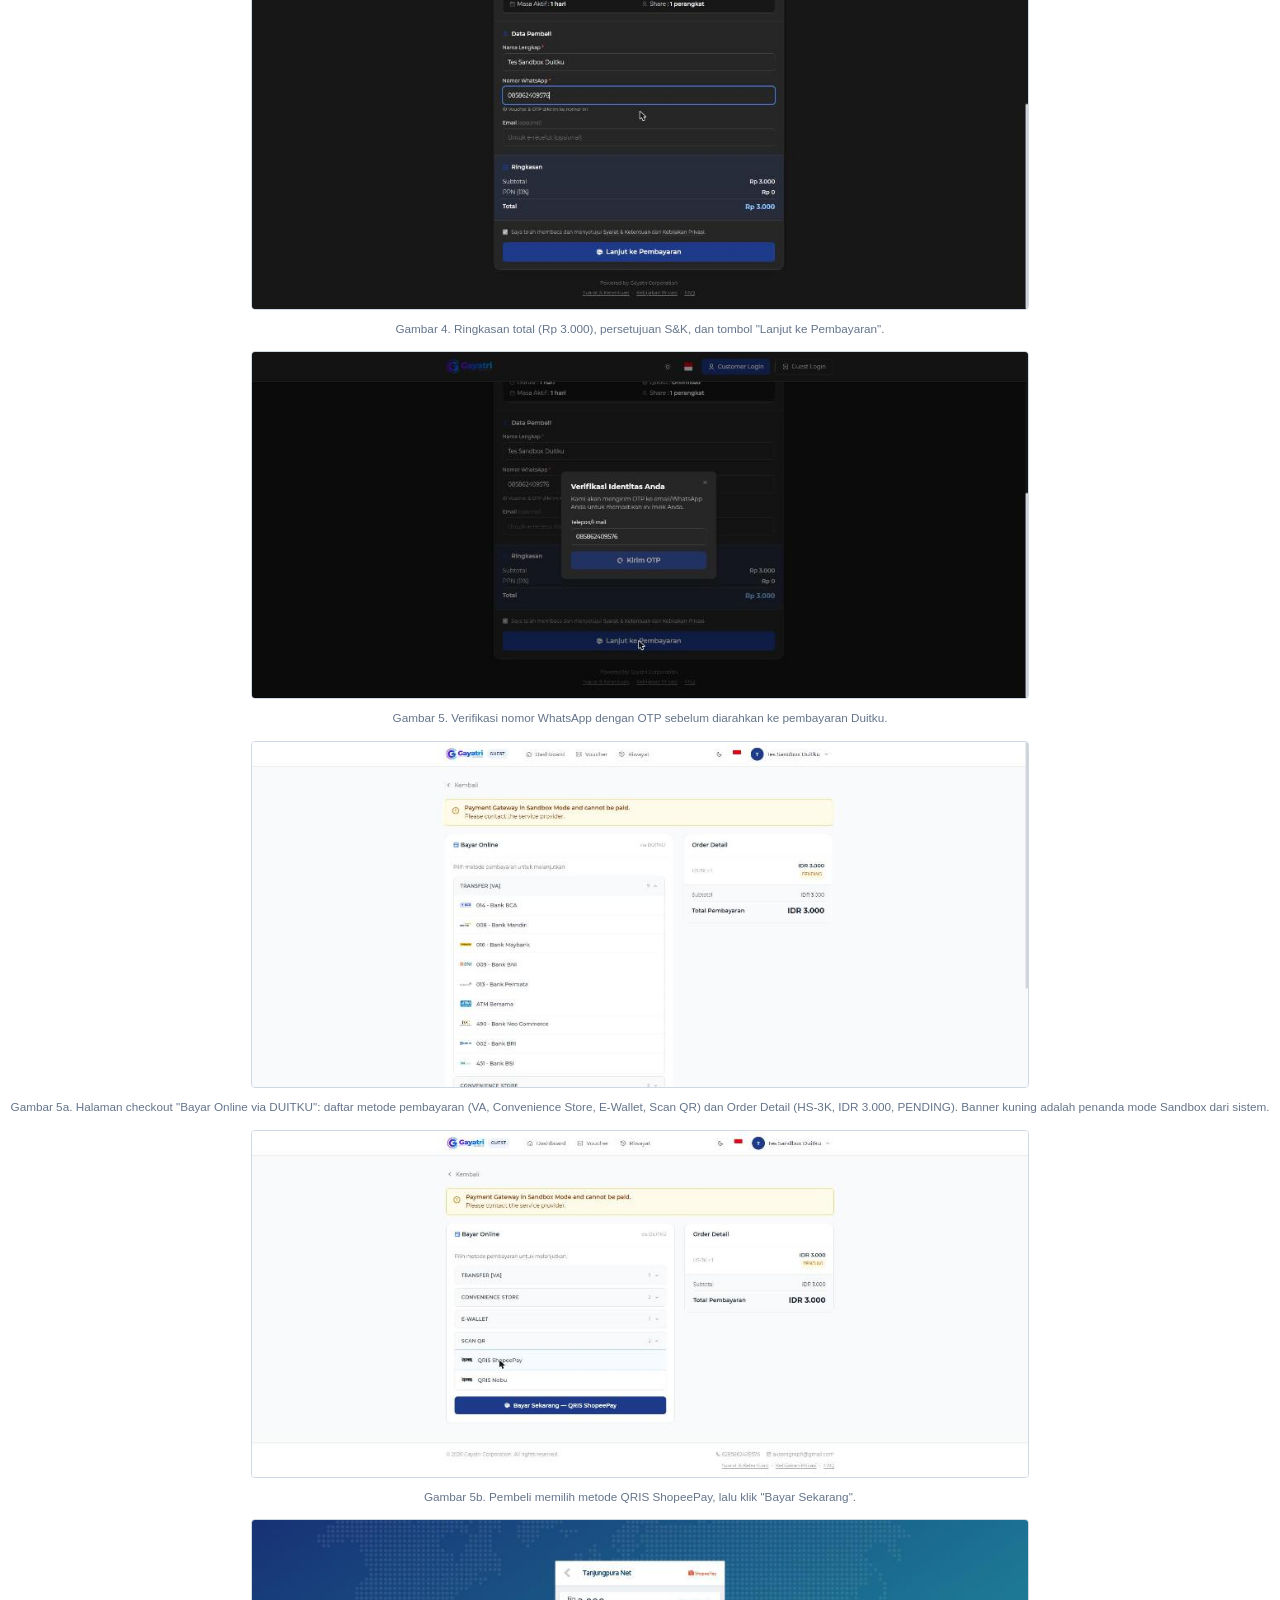
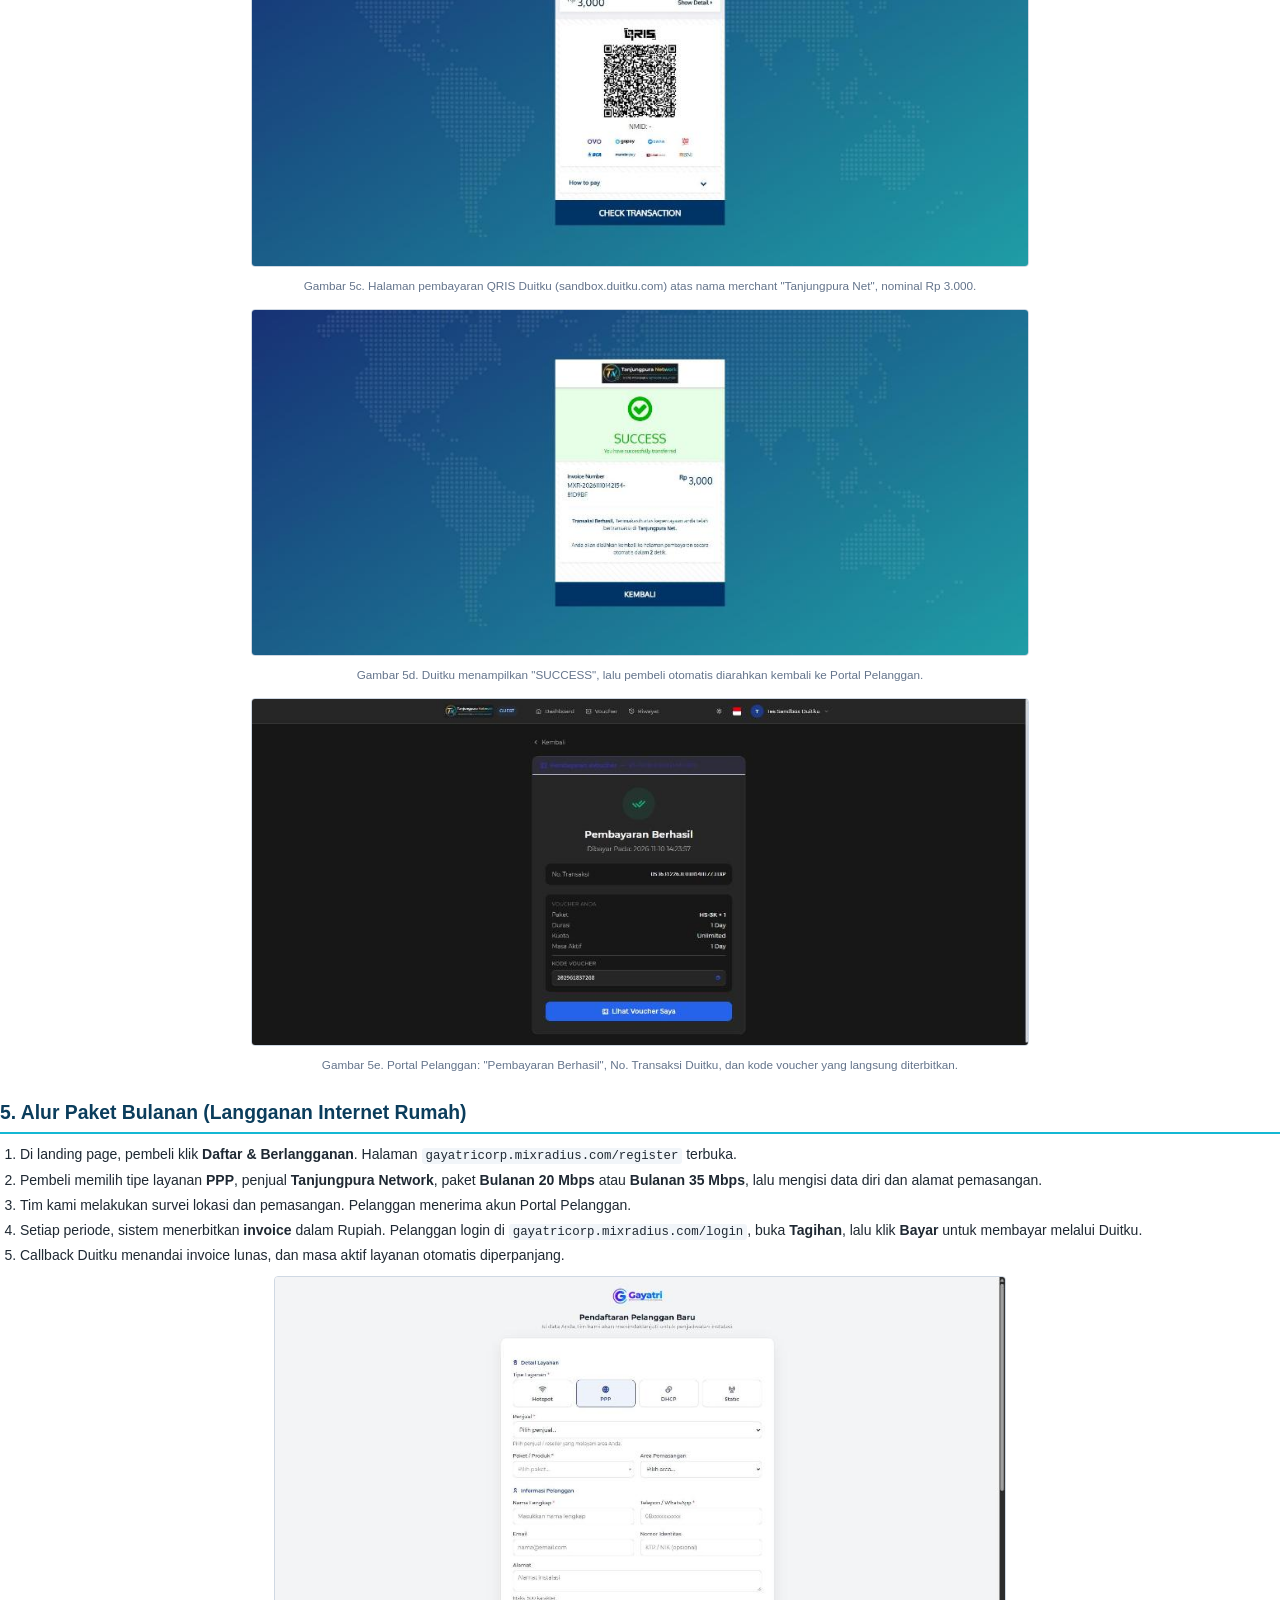
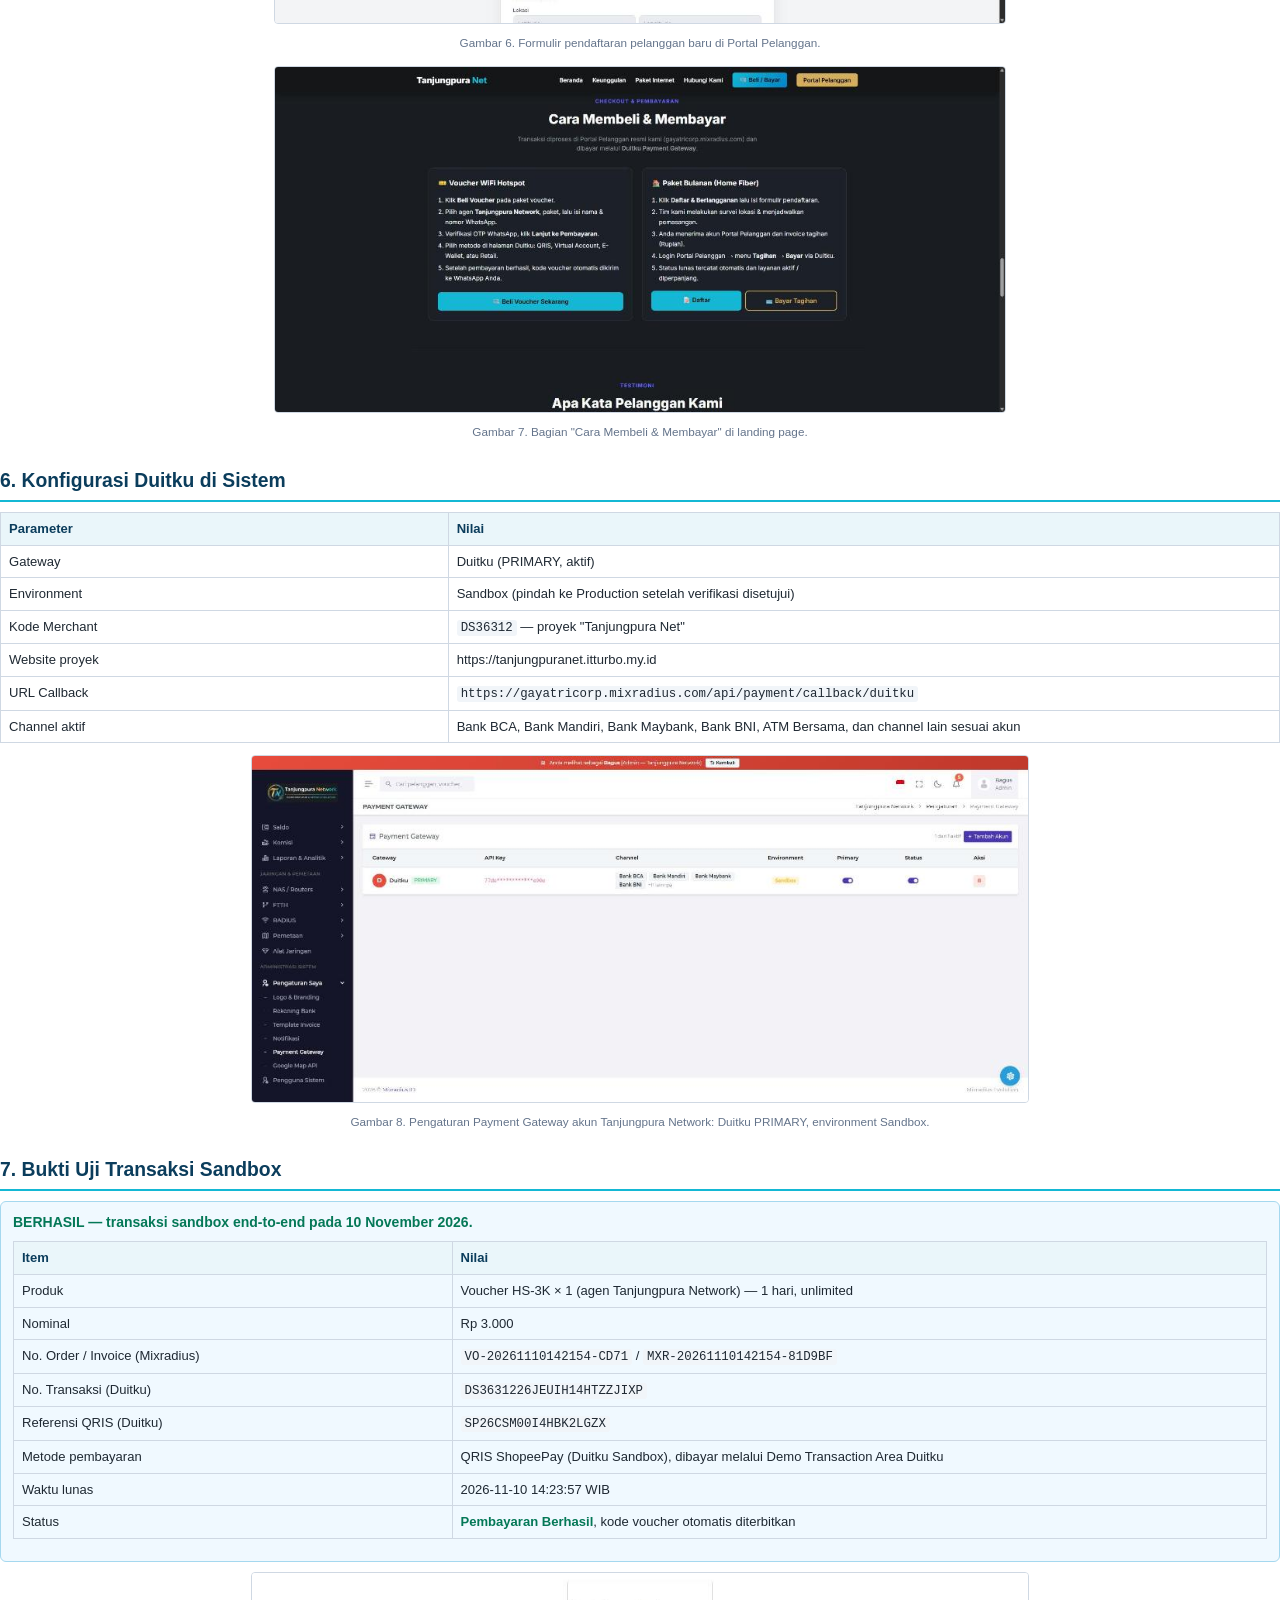
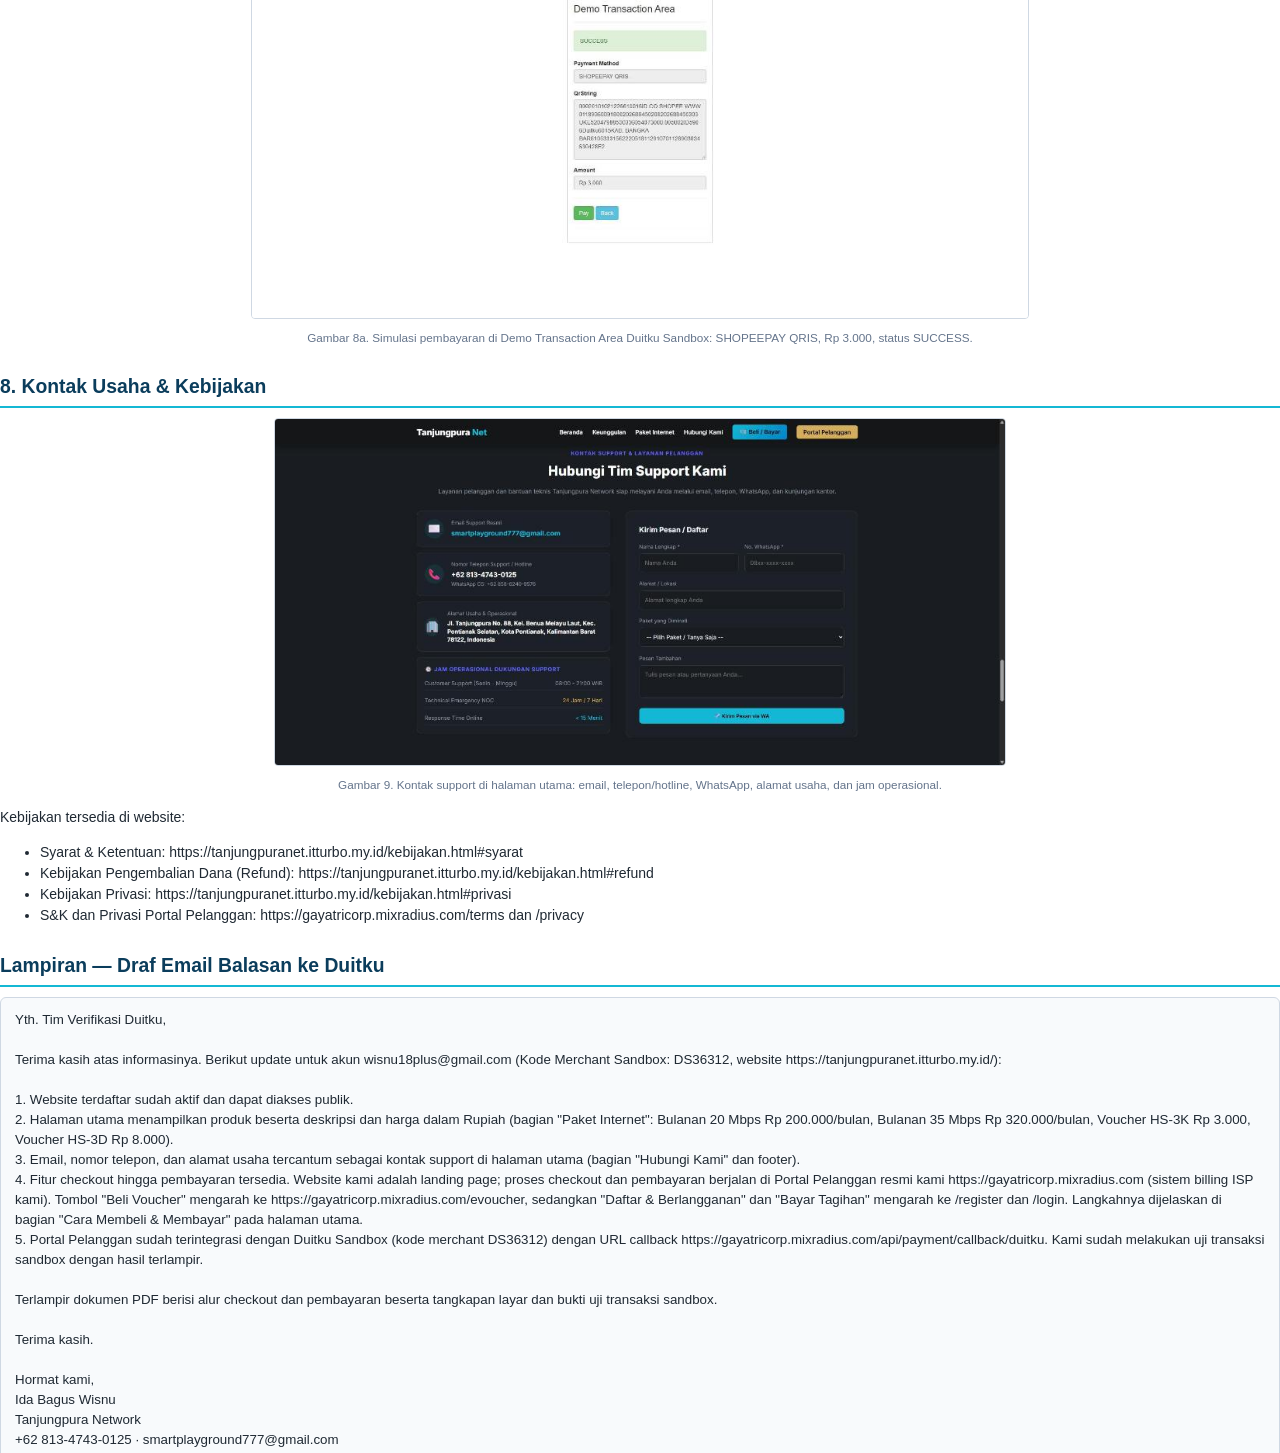
<file: docs/dokumentasi-pembayaran-duitku.html>
<!DOCTYPE html>
<html lang="id">
<head>
<meta charset="UTF-8">
<title>Dokumentasi Checkout & Pembayaran Duitku — Tanjungpura Network</title>
<style>
  @page { size: A4; margin: 16mm 15mm 18mm; }
  * { box-sizing: border-box; }
  body { font-family: "Segoe UI", Arial, sans-serif; color: #1f2933; font-size: 10.5pt; line-height: 1.5; margin: 0; }
  h1 { font-size: 22pt; margin: 0 0 6px; color: #0b3d5c; }
  h2 { font-size: 14.5pt; color: #0b3d5c; border-bottom: 2px solid #14b8d4; padding-bottom: 4px; margin: 26px 0 10px; page-break-after: avoid; }
  h3 { font-size: 11.5pt; margin: 16px 0 6px; color: #12344d; page-break-after: avoid; }
  p { margin: 0 0 8px; }
  table { width: 100%; border-collapse: collapse; margin: 8px 0 12px; font-size: 9.8pt; page-break-inside: avoid; }
  th, td { border: 1px solid #cfd8e3; padding: 6px 8px; text-align: left; vertical-align: top; }
  th { background: #eaf6fa; color: #0b3d5c; }
  code { font-family: Consolas, monospace; font-size: 9.3pt; background: #f1f5f9; padding: 1px 4px; border-radius: 3px; }
  .cover { border-left: 6px solid #14b8d4; padding: 10px 0 10px 18px; margin-bottom: 18px; }
  .muted { color: #64748b; font-size: 9.5pt; }
  .meta td { border: none; padding: 2px 10px 2px 0; }
  .ok { color: #047857; font-weight: 700; }
  .warn { color: #b45309; font-weight: 700; }
  .box { border: 1px solid #cfd8e3; border-radius: 6px; padding: 10px 12px; margin: 10px 0; page-break-inside: avoid; }
  .box.note { background: #fffbeb; border-color: #f2d48a; }
  .box.info { background: #f0f9ff; border-color: #a5d8ef; }
  figure { margin: 10px 0 14px; page-break-inside: avoid; text-align: center; }
  figure img { max-width: 100%; max-height: 92mm; border: 1px solid #cfd8e3; border-radius: 4px; }
  figcaption { font-size: 8.8pt; color: #64748b; margin-top: 4px; }
  ol.steps { padding-left: 20px; margin: 6px 0 10px; }
  ol.steps li { margin-bottom: 4px; }
  .flow { width: 100%; margin: 6px 0 4px; }
  .pb { page-break-before: always; }
  .email { white-space: pre-wrap; font-family: "Segoe UI", Arial, sans-serif; font-size: 10pt; background: #f8fafc; border: 1px solid #cfd8e3; border-radius: 6px; padding: 12px 14px; }
</style>
</head>
<body>

<div class="cover">
  <h1>Dokumentasi Checkout &amp; Pembayaran</h1>
  <div style="font-size:13pt; color:#12344d; font-weight:600;">Tanjungpura Network — Integrasi Duitku Payment Gateway</div>
  <table class="meta" style="margin-top:10px; width:auto;">
    <tr><td class="muted">Akun Duitku</td><td>wisnu18plus@gmail.com</td></tr>
    <tr><td class="muted">Kode Merchant (Sandbox)</td><td><code>DS36312</code> — Proyek "Tanjungpura Net"</td></tr>
    <tr><td class="muted">Website terdaftar</td><td>https://tanjungpuranet.itturbo.my.id</td></tr>
    <tr><td class="muted">Sistem transaksi</td><td>https://gayatricorp.mixradius.com (Portal Pelanggan)</td></tr>
    <tr><td class="muted">Tanggal dokumen</td><td>10 November 2026</td></tr>
  </table>
</div>

<h2>1. Ringkasan</h2>
<p>Tanjungpura Network adalah penyedia layanan internet (micro ISP) di Kota Pontianak yang menjual <strong>paket internet bulanan (fiber/PPPoE)</strong> dan <strong>voucher WiFi hotspot</strong>.</p>
<p>Website terdaftar <strong>tanjungpuranet.itturbo.my.id</strong> adalah <strong>landing page</strong> (etalase): menampilkan produk, harga dalam Rupiah, kontak support, dan kebijakan. Proses <strong>checkout dan pembayaran</strong> dilakukan di <strong>Portal Pelanggan</strong> kami di <strong>gayatricorp.mixradius.com</strong>, sistem billing ISP (Mixradius) yang terintegrasi langsung dengan <strong>Duitku</strong> menggunakan akun merchant kami (<code>DS36312</code>). Setiap tombol "Beli" dan "Bayar" di landing page mengarah ke portal tersebut.</p>

<h3>Arsitektur alur pembayaran</h3>
<svg class="flow" viewBox="0 0 720 150" xmlns="http://www.w3.org/2000/svg" font-family="Segoe UI, Arial" font-size="11">
  <defs><marker id="a" markerWidth="8" markerHeight="8" refX="7" refY="4" orient="auto"><path d="M0,0 L8,4 L0,8 z" fill="#0b3d5c"/></marker></defs>
  <g fill="#eaf6fa" stroke="#14b8d4" stroke-width="1.5">
    <rect x="5" y="20" width="150" height="62" rx="8"/>
    <rect x="195" y="20" width="160" height="62" rx="8"/>
    <rect x="395" y="20" width="150" height="62" rx="8"/>
    <rect x="585" y="20" width="130" height="62" rx="8"/>
  </g>
  <g fill="#0b3d5c" text-anchor="middle">
    <text x="80" y="42" font-weight="700">Landing Page</text><text x="80" y="58">tanjungpuranet</text><text x="80" y="72">.itturbo.my.id</text>
    <text x="275" y="42" font-weight="700">Portal Pelanggan</text><text x="275" y="58">gayatricorp.mixradius.com</text><text x="275" y="72">/evoucher · /login</text>
    <text x="470" y="42" font-weight="700">Duitku POP</text><text x="470" y="58">QRIS · VA · E-Wallet</text><text x="470" y="72">· Retail</text>
    <text x="650" y="42" font-weight="700">Pelanggan</text><text x="650" y="58">Voucher / layanan</text><text x="650" y="72">aktif</text>
  </g>
  <g stroke="#0b3d5c" stroke-width="1.5" marker-end="url(#a)">
    <line x1="155" y1="51" x2="192" y2="51"/>
    <line x1="355" y1="45" x2="392" y2="45"/>
    <line x1="545" y1="51" x2="582" y2="51"/>
  </g>
  <path d="M470,82 C470,125 275,125 275,86" fill="none" stroke="#047857" stroke-width="1.5" stroke-dasharray="5,3" marker-end="url(#a)"/>
  <text x="372" y="140" text-anchor="middle" fill="#047857">Callback Duitku → Mixradius: status lunas, voucher dibuat / invoice lunas</text>
  <text x="173" y="14" text-anchor="middle" fill="#64748b" font-size="9.5">klik Beli / Bayar</text>
  <text x="374" y="14" text-anchor="middle" fill="#64748b" font-size="9.5">createInvoice</text>
</svg>

<h2>2. Tanggapan atas Permintaan Verifikasi Duitku</h2>
<table>
  <tr><th style="width:4%">#</th><th style="width:38%">Permintaan Duitku</th><th>Pemenuhan</th></tr>
  <tr><td>1</td><td>Mengaktifkan website terdaftar</td><td>Website https://tanjungpuranet.itturbo.my.id aktif dan dapat diakses publik (HTTPS).</td></tr>
  <tr><td>2</td><td>Konten produk beserta deskripsi dan harga (Rupiah) di halaman utama</td><td>Bagian <em>"Pilihan Paket Internet &amp; Voucher"</em> (#paket) menampilkan semua produk dengan deskripsi dan harga Rupiah, sama dengan produk yang dijual di Portal Pelanggan (lihat bagian 3).</td></tr>
  <tr><td>3</td><td>Email, nomor telepon, dan alamat usaha sebagai kontak support di halaman utama</td><td>Bagian <em>"Hubungi Tim Support Kami"</em> (#kontak) dan footer: email smartplayground777@gmail.com, telepon +62 813-4743-0125, WhatsApp +62 858-6240-9576, alamat Jl. Tanjungpura No. 88, Kel. Benua Melayu Laut, Kec. Pontianak Selatan, Kota Pontianak, Kalimantan Barat 78122.</td></tr>
  <tr><td>4</td><td>Fitur checkout/pembelian hingga pembayaran</td><td>Tombol <em>Beli Voucher</em>, <em>Daftar &amp; Berlangganan</em>, dan <em>Bayar Tagihan</em> mengarah ke Portal Pelanggan, tempat pembeli mengisi data, checkout, dan membayar melalui Duitku. Bagian <em>"Cara Membeli &amp; Membayar"</em> (#cara-bayar) menjelaskan langkahnya (lihat bagian 4–5).</td></tr>
  <tr><td>5</td><td>Integrasi dengan Sandbox Duitku</td><td>Portal Pelanggan terhubung ke Duitku <strong>Sandbox</strong> dengan kode merchant <code>DS36312</code> sebagai gateway utama. Callback: <code>https://gayatricorp.mixradius.com/api/payment/callback/duitku</code>. Bukti uji transaksi ada di bagian 7.</td></tr>
</table>

<h2 class="pb">3. Produk &amp; Harga</h2>
<p>Harga di landing page sama dengan produk aktif di Portal Pelanggan untuk penjual <strong>Tanjungpura Network</strong>. Semua harga dalam Rupiah (IDR) dan tanpa biaya tambahan dari kami.</p>
<table>
  <tr><th>Produk</th><th>Jenis</th><th>Spesifikasi</th><th>Harga</th><th>Dibeli melalui</th></tr>
  <tr><td>Bulanan 20 Mbps</td><td>Internet rumah (PPPoE / fiber)</td><td>s/d 20 Mbps, kuota unlimited, masa berlaku 1 bulan</td><td><strong>Rp 200.000</strong> / bulan</td><td>/register lalu invoice di /login</td></tr>
  <tr><td>Bulanan 35 Mbps</td><td>Internet rumah (PPPoE / fiber)</td><td>s/d 35 Mbps, kuota unlimited, masa berlaku 1 bulan</td><td><strong>Rp 320.000</strong> / bulan</td><td>/register lalu invoice di /login</td></tr>
  <tr><td>Voucher HS-3K</td><td>Voucher WiFi hotspot</td><td>Masa aktif 1 hari, s/d 5 Mbps, unlimited, 1 perangkat</td><td><strong>Rp 3.000</strong></td><td>/evoucher</td></tr>
  <tr><td>Voucher HS-3D</td><td>Voucher WiFi hotspot</td><td>Masa aktif 3 hari, s/d 5 Mbps, unlimited, 1 perangkat</td><td><strong>Rp 8.000</strong></td><td>/evoucher</td></tr>
</table>
<figure><img src="img/01-landing-hero.jpg"><figcaption>Gambar 1. Halaman utama landing page, dengan tombol "Beli / Bayar" dan "Cara Beli &amp; Bayar".</figcaption></figure>
<figure><img src="img/02-landing-bulanan.jpg"><figcaption>Gambar 1a. Paket bulanan (Bulanan 20 Mbps Rp 200.000 dan Bulanan 35 Mbps Rp 320.000), dengan tombol "Daftar &amp; Berlangganan" menuju Portal Pelanggan.</figcaption></figure>
<figure><img src="img/03-landing-voucher.jpg"><figcaption>Gambar 2. Produk voucher beserta deskripsi dan harga Rupiah, dengan tombol "Beli Voucher" menuju Portal Pelanggan.</figcaption></figure>

<h2 class="pb">4. Alur Checkout Voucher WiFi (E-Voucher)</h2>
<ol class="steps">
  <li>Di landing page, pembeli klik <strong>Beli Voucher</strong>. Halaman <code>gayatricorp.mixradius.com/evoucher</code> terbuka.</li>
  <li>Pembeli memilih <strong>Seller/Agen: Tanjungpura Network</strong>, paket (HS-3K / HS-3D), jumlah, dan server.</li>
  <li>Pembeli mengisi <strong>Nama Lengkap</strong> dan <strong>Nomor WhatsApp</strong> (email opsional), lalu menyetujui Syarat &amp; Ketentuan dan Kebijakan Privasi. Ringkasan total ditampilkan.</li>
  <li>Klik <strong>Lanjut ke Pembayaran</strong>, lalu verifikasi nomor dengan <strong>OTP WhatsApp</strong> untuk mencegah penyalahgunaan.</li>
  <li>Sistem membuat invoice Duitku dan mengarahkan pembeli ke <strong>halaman pembayaran Duitku</strong> untuk memilih metode: QRIS, Virtual Account (BCA, Mandiri, BNI, Maybank, dll.), E-Wallet, atau gerai retail.</li>
  <li>Setelah dibayar, Duitku mengirim <strong>callback</strong> ke Mixradius. Transaksi ditandai lunas, lalu kode voucher dibuat otomatis, ditampilkan di halaman konfirmasi, dan dikirim ke WhatsApp pembeli.</li>
</ol>
<figure><img src="img/06-evoucher-form.jpg"><figcaption>Gambar 3. Form beli voucher: agen Tanjungpura Network, paket HS-3K, detail paket, dan data pembeli.</figcaption></figure>
<figure><img src="img/07-evoucher-ringkasan.jpg"><figcaption>Gambar 4. Ringkasan total (Rp 3.000), persetujuan S&amp;K, dan tombol "Lanjut ke Pembayaran".</figcaption></figure>
<figure><img src="img/08-evoucher-otp.jpg"><figcaption>Gambar 5. Verifikasi nomor WhatsApp dengan OTP sebelum diarahkan ke pembayaran Duitku.</figcaption></figure>
<figure><img src="img/11-checkout-metode.jpg"><figcaption>Gambar 5a. Halaman checkout "Bayar Online via DUITKU": daftar metode pembayaran (VA, Convenience Store, E-Wallet, Scan QR) dan Order Detail (HS-3K, IDR 3.000, PENDING). Banner kuning adalah penanda mode Sandbox dari sistem.</figcaption></figure>
<figure><img src="img/12-checkout-qris.jpg"><figcaption>Gambar 5b. Pembeli memilih metode QRIS ShopeePay, lalu klik "Bayar Sekarang".</figcaption></figure>
<figure><img src="img/13-duitku-qris.jpg"><figcaption>Gambar 5c. Halaman pembayaran QRIS Duitku (sandbox.duitku.com) atas nama merchant "Tanjungpura Net", nominal Rp 3.000.</figcaption></figure>
<figure><img src="img/15-duitku-success.jpg"><figcaption>Gambar 5d. Duitku menampilkan "SUCCESS", lalu pembeli otomatis diarahkan kembali ke Portal Pelanggan.</figcaption></figure>
<figure><img src="img/16-mixradius-berhasil.jpg"><figcaption>Gambar 5e. Portal Pelanggan: "Pembayaran Berhasil", No. Transaksi Duitku, dan kode voucher yang langsung diterbitkan.</figcaption></figure>

<h2 class="pb">5. Alur Paket Bulanan (Langganan Internet Rumah)</h2>
<ol class="steps">
  <li>Di landing page, pembeli klik <strong>Daftar &amp; Berlangganan</strong>. Halaman <code>gayatricorp.mixradius.com/register</code> terbuka.</li>
  <li>Pembeli memilih tipe layanan <strong>PPP</strong>, penjual <strong>Tanjungpura Network</strong>, paket <strong>Bulanan 20 Mbps</strong> atau <strong>Bulanan 35 Mbps</strong>, lalu mengisi data diri dan alamat pemasangan.</li>
  <li>Tim kami melakukan survei lokasi dan pemasangan. Pelanggan menerima akun Portal Pelanggan.</li>
  <li>Setiap periode, sistem menerbitkan <strong>invoice</strong> dalam Rupiah. Pelanggan login di <code>gayatricorp.mixradius.com/login</code>, buka <strong>Tagihan</strong>, lalu klik <strong>Bayar</strong> untuk membayar melalui Duitku.</li>
  <li>Callback Duitku menandai invoice lunas, dan masa aktif layanan otomatis diperpanjang.</li>
</ol>
<figure><img src="img/09-register.jpg"><figcaption>Gambar 6. Formulir pendaftaran pelanggan baru di Portal Pelanggan.</figcaption></figure>
<figure><img src="img/04-landing-cara-bayar.jpg"><figcaption>Gambar 7. Bagian "Cara Membeli &amp; Membayar" di landing page.</figcaption></figure>

<h2 class="pb">6. Konfigurasi Duitku di Sistem</h2>
<table>
  <tr><th style="width:35%">Parameter</th><th>Nilai</th></tr>
  <tr><td>Gateway</td><td>Duitku (PRIMARY, aktif)</td></tr>
  <tr><td>Environment</td><td>Sandbox (pindah ke Production setelah verifikasi disetujui)</td></tr>
  <tr><td>Kode Merchant</td><td><code>DS36312</code> — proyek "Tanjungpura Net"</td></tr>
  <tr><td>Website proyek</td><td>https://tanjungpuranet.itturbo.my.id</td></tr>
  <tr><td>URL Callback</td><td><code>https://gayatricorp.mixradius.com/api/payment/callback/duitku</code></td></tr>
  <tr><td>Channel aktif</td><td>Bank BCA, Bank Mandiri, Bank Maybank, Bank BNI, ATM Bersama, dan channel lain sesuai akun</td></tr>
</table>
<figure><img src="img/10-pg-reseller.jpg"><figcaption>Gambar 8. Pengaturan Payment Gateway akun Tanjungpura Network: Duitku PRIMARY, environment Sandbox.</figcaption></figure>

<h2>7. Bukti Uji Transaksi Sandbox</h2>
<div id="sandbox-proof" class="box info">
  <p class="ok">BERHASIL — transaksi sandbox end-to-end pada 10 November 2026.</p>
  <table>
    <tr><th style="width:35%">Item</th><th>Nilai</th></tr>
    <tr><td>Produk</td><td>Voucher HS-3K × 1 (agen Tanjungpura Network) — 1 hari, unlimited</td></tr>
    <tr><td>Nominal</td><td>Rp 3.000</td></tr>
    <tr><td>No. Order / Invoice (Mixradius)</td><td><code>VO-20261110142154-CD71</code> / <code>MXR-20261110142154-81D9BF</code></td></tr>
    <tr><td>No. Transaksi (Duitku)</td><td><code>DS3631226JEUIH14HTZZJIXP</code></td></tr>
    <tr><td>Referensi QRIS (Duitku)</td><td><code>SP26CSM00I4HBK2LGZX</code></td></tr>
    <tr><td>Metode pembayaran</td><td>QRIS ShopeePay (Duitku Sandbox), dibayar melalui Demo Transaction Area Duitku</td></tr>
    <tr><td>Waktu lunas</td><td>2026-11-10 14:23:57 WIB</td></tr>
    <tr><td>Status</td><td><strong class="ok">Pembayaran Berhasil</strong>, kode voucher otomatis diterbitkan</td></tr>
  </table>
</div>
<figure><img src="img/14-simulator-success.jpg"><figcaption>Gambar 8a. Simulasi pembayaran di Demo Transaction Area Duitku Sandbox: SHOPEEPAY QRIS, Rp 3.000, status SUCCESS.</figcaption></figure>

<h2 class="pb">8. Kontak Usaha &amp; Kebijakan</h2>
<figure><img src="img/05-landing-kontak.jpg"><figcaption>Gambar 9. Kontak support di halaman utama: email, telepon/hotline, WhatsApp, alamat usaha, dan jam operasional.</figcaption></figure>
<p>Kebijakan tersedia di website:</p>
<ul>
  <li>Syarat &amp; Ketentuan: https://tanjungpuranet.itturbo.my.id/kebijakan.html#syarat</li>
  <li>Kebijakan Pengembalian Dana (Refund): https://tanjungpuranet.itturbo.my.id/kebijakan.html#refund</li>
  <li>Kebijakan Privasi: https://tanjungpuranet.itturbo.my.id/kebijakan.html#privasi</li>
  <li>S&amp;K dan Privasi Portal Pelanggan: https://gayatricorp.mixradius.com/terms dan /privacy</li>
</ul>

<h2>Lampiran — Draf Email Balasan ke Duitku</h2>
<div class="email">Yth. Tim Verifikasi Duitku,

Terima kasih atas informasinya. Berikut update untuk akun wisnu18plus@gmail.com (Kode Merchant Sandbox: DS36312, website https://tanjungpuranet.itturbo.my.id/):

1. Website terdaftar sudah aktif dan dapat diakses publik.
2. Halaman utama menampilkan produk beserta deskripsi dan harga dalam Rupiah (bagian "Paket Internet": Bulanan 20 Mbps Rp 200.000/bulan, Bulanan 35 Mbps Rp 320.000/bulan, Voucher HS-3K Rp 3.000, Voucher HS-3D Rp 8.000).
3. Email, nomor telepon, dan alamat usaha tercantum sebagai kontak support di halaman utama (bagian "Hubungi Kami" dan footer).
4. Fitur checkout hingga pembayaran tersedia. Website kami adalah landing page; proses checkout dan pembayaran berjalan di Portal Pelanggan resmi kami https://gayatricorp.mixradius.com (sistem billing ISP kami). Tombol "Beli Voucher" mengarah ke https://gayatricorp.mixradius.com/evoucher, sedangkan "Daftar & Berlangganan" dan "Bayar Tagihan" mengarah ke /register dan /login. Langkahnya dijelaskan di bagian "Cara Membeli & Membayar" pada halaman utama.
5. Portal Pelanggan sudah terintegrasi dengan Duitku Sandbox (kode merchant DS36312) dengan URL callback https://gayatricorp.mixradius.com/api/payment/callback/duitku. Kami sudah melakukan uji transaksi sandbox dengan hasil terlampir.

Terlampir dokumen PDF berisi alur checkout dan pembayaran beserta tangkapan layar dan bukti uji transaksi sandbox.

Terima kasih.

Hormat kami,
Ida Bagus Wisnu
Tanjungpura Network
+62 813-4743-0125 · smartplayground777@gmail.com</div>

</body>
</html>
</file>
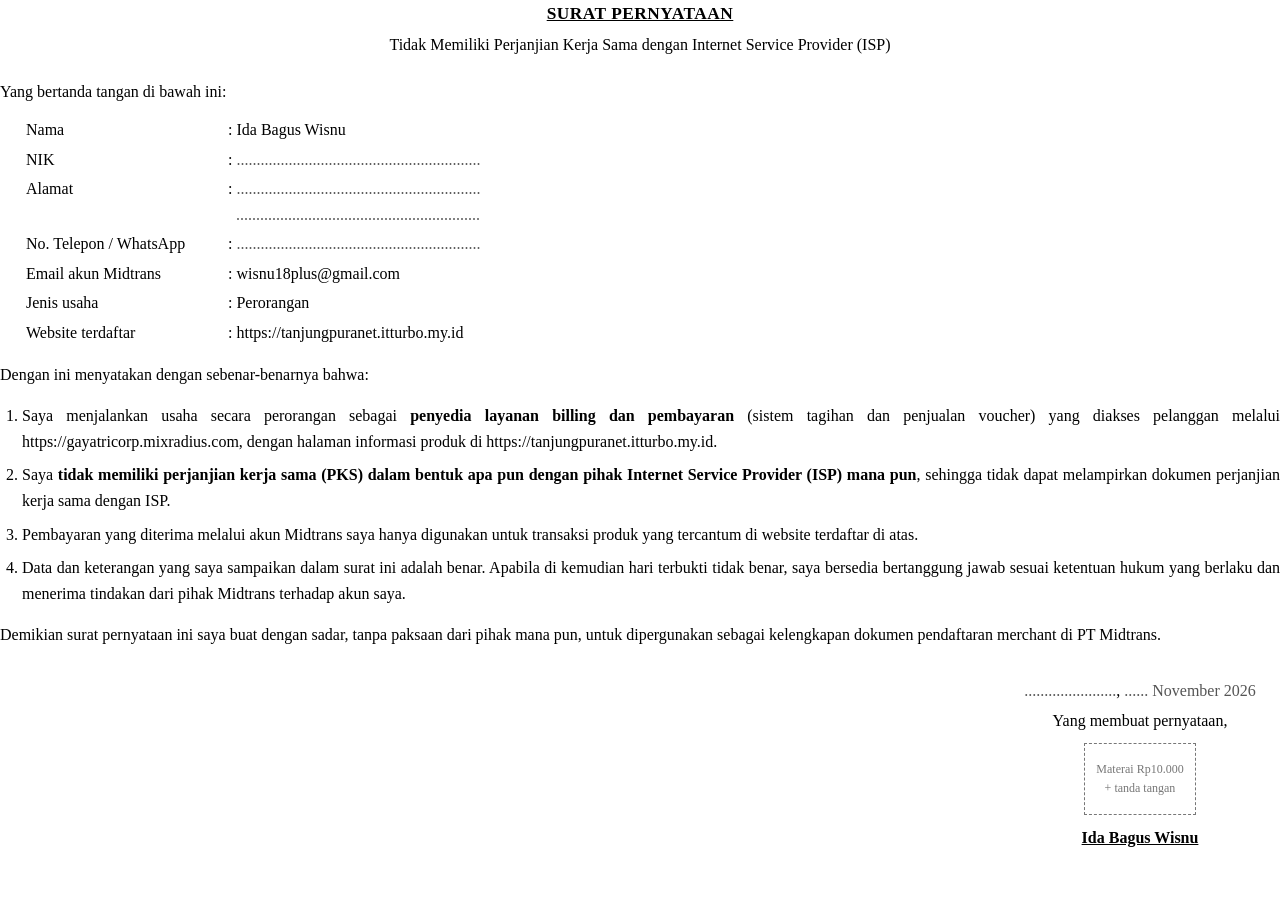
<file: docs/surat-pernyataan-midtrans.html>
<!DOCTYPE html>
<html lang="id">
<head>
<meta charset="UTF-8">
<title>Surat Pernyataan Tidak Ada Perjanjian Kerja Sama dengan ISP</title>
<style>
  @page { size: A4; margin: 25mm 25mm 25mm 30mm; }
  body { font-family: "Times New Roman", Times, serif; font-size: 12pt; line-height: 1.6; color: #000; margin: 0; }
  h1 { text-align: center; font-size: 13pt; text-decoration: underline; margin: 0 0 4px; letter-spacing: .5px; }
  .center { text-align: center; }
  table.id { margin: 10px 0 14px 20px; border-collapse: collapse; }
  table.id td { padding: 2px 6px; vertical-align: top; }
  table.id td:first-child { width: 190px; }
  ol { padding-left: 22px; }
  ol li { margin-bottom: 8px; text-align: justify; }
  p { text-align: justify; margin: 0 0 10px; }
  .sign { margin-top: 30px; width: 280px; margin-left: auto; text-align: center; }
  .materai { border: 1px dashed #777; width: 110px; height: 70px; margin: 10px auto; font-size: 9pt; color: #777; display: flex; align-items: center; justify-content: center; }
  .fill { color: #555; }
</style>
</head>
<body>

<h1>SURAT PERNYATAAN</h1>
<p class="center" style="margin-bottom:22px;">Tidak Memiliki Perjanjian Kerja Sama dengan Internet Service Provider (ISP)</p>

<p>Yang bertanda tangan di bawah ini:</p>
<table class="id">
  <tr><td>Nama</td><td>: Ida Bagus Wisnu</td></tr>
  <tr><td>NIK</td><td>: <span class="fill">.............................................................</span></td></tr>
  <tr><td>Alamat</td><td>: <span class="fill">.............................................................</span><br>&nbsp;&nbsp;<span class="fill">.............................................................</span></td></tr>
  <tr><td>No. Telepon / WhatsApp</td><td>: <span class="fill">.............................................................</span></td></tr>
  <tr><td>Email akun Midtrans</td><td>: wisnu18plus@gmail.com</td></tr>
  <tr><td>Jenis usaha</td><td>: Perorangan</td></tr>
  <tr><td>Website terdaftar</td><td>: https://tanjungpuranet.itturbo.my.id</td></tr>
</table>

<p>Dengan ini menyatakan dengan sebenar-benarnya bahwa:</p>
<ol>
  <li>Saya menjalankan usaha secara perorangan sebagai <strong>penyedia layanan billing dan pembayaran</strong> (sistem tagihan dan penjualan voucher) yang diakses pelanggan melalui https://gayatricorp.mixradius.com, dengan halaman informasi produk di https://tanjungpuranet.itturbo.my.id.</li>
  <li>Saya <strong>tidak memiliki perjanjian kerja sama (PKS) dalam bentuk apa pun dengan pihak Internet Service Provider (ISP) mana pun</strong>, sehingga tidak dapat melampirkan dokumen perjanjian kerja sama dengan ISP.</li>
  <li>Pembayaran yang diterima melalui akun Midtrans saya hanya digunakan untuk transaksi produk yang tercantum di website terdaftar di atas.</li>
  <li>Data dan keterangan yang saya sampaikan dalam surat ini adalah benar. Apabila di kemudian hari terbukti tidak benar, saya bersedia bertanggung jawab sesuai ketentuan hukum yang berlaku dan menerima tindakan dari pihak Midtrans terhadap akun saya.</li>
</ol>

<p>Demikian surat pernyataan ini saya buat dengan sadar, tanpa paksaan dari pihak mana pun, untuk dipergunakan sebagai kelengkapan dokumen pendaftaran merchant di PT Midtrans.</p>

<div class="sign">
  <p class="center" style="margin-bottom:4px;"><span class="fill">.......................</span>, <span class="fill">...... November 2026</span></p>
  <p class="center">Yang membuat pernyataan,</p>
  <div class="materai">Materai Rp10.000<br>+ tanda tangan</div>
  <p class="center" style="margin-top:6px;"><strong><u>Ida Bagus Wisnu</u></strong></p>
</div>

</body>
</html>
</file>
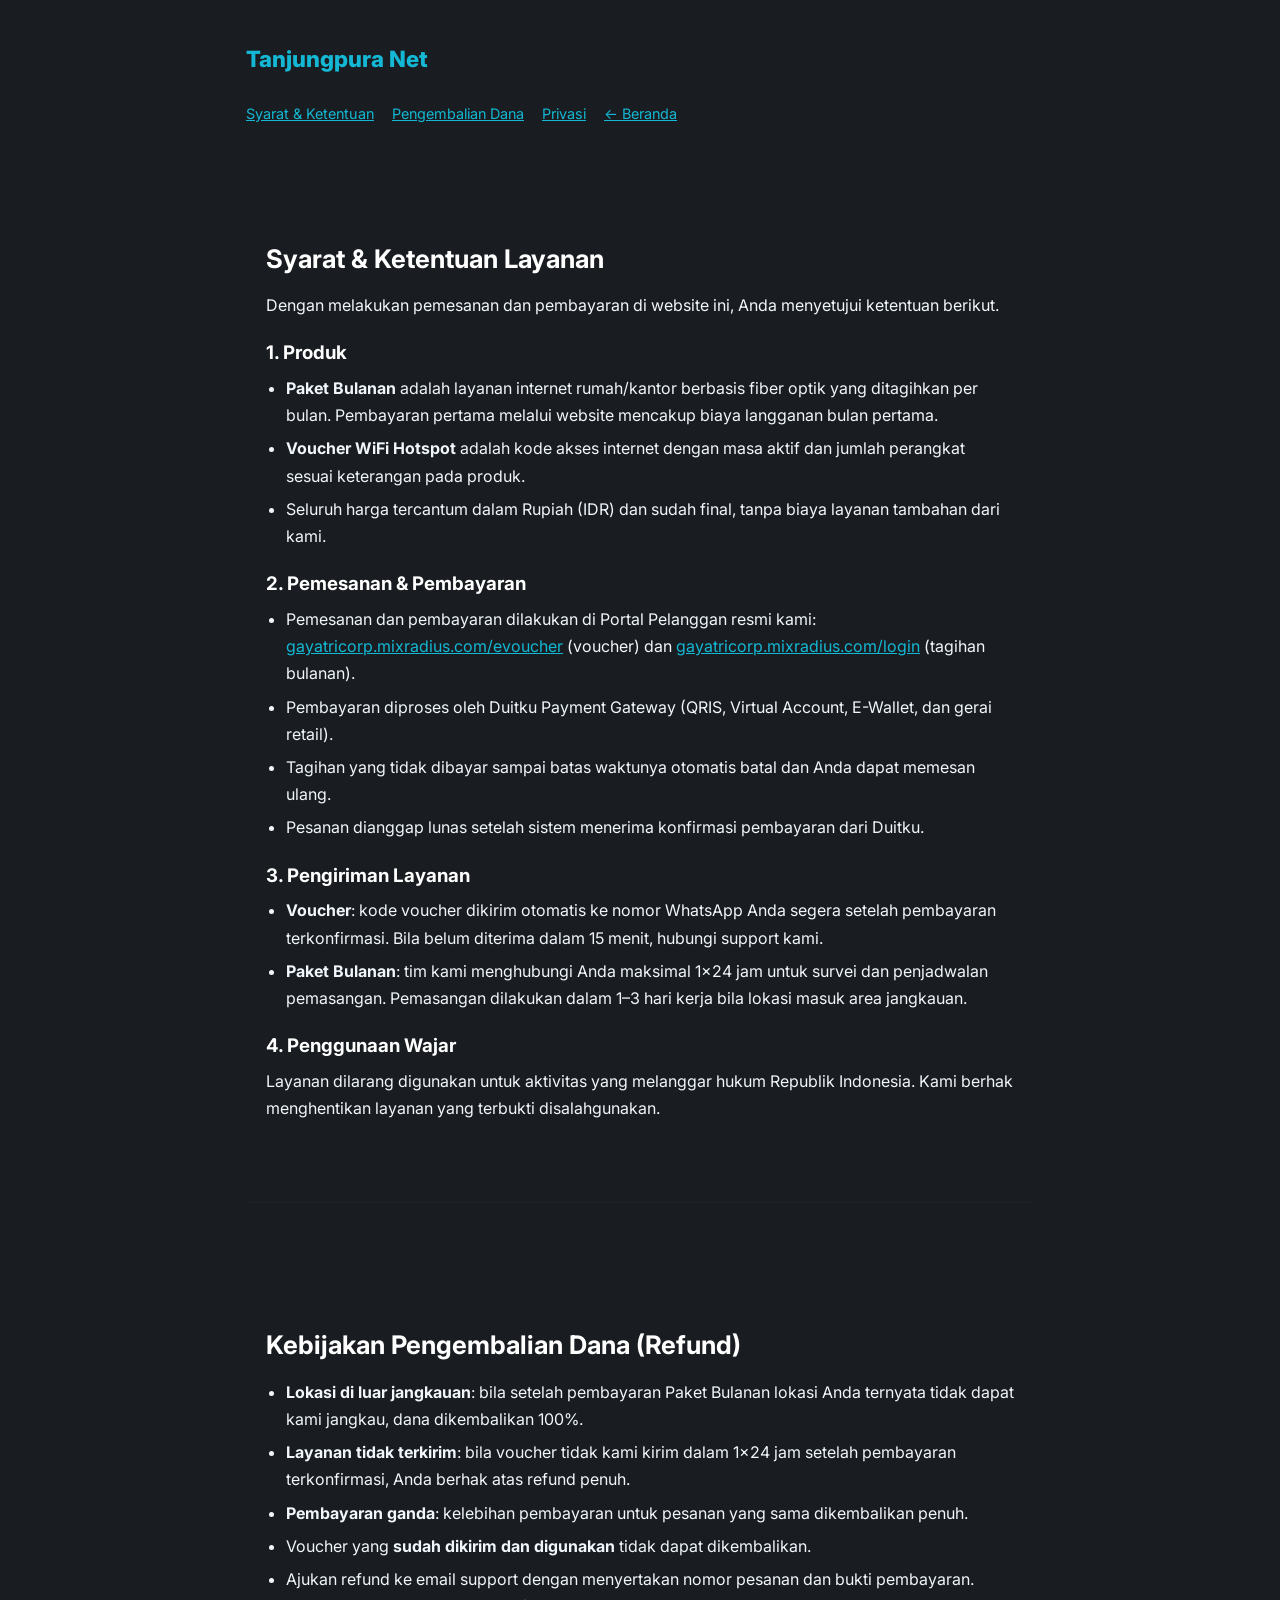
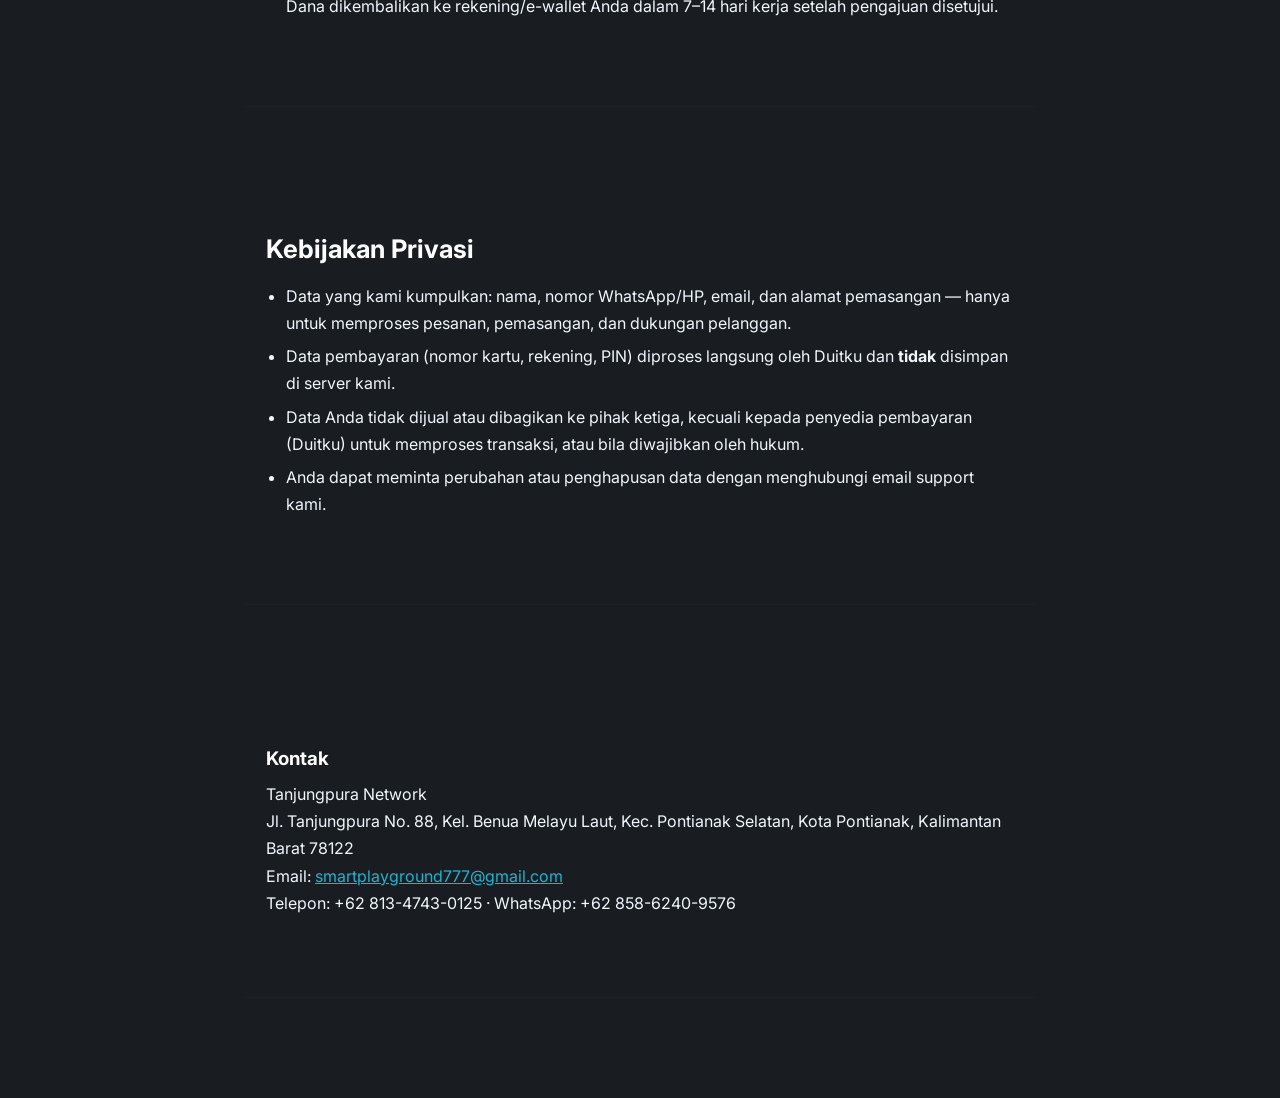
<file: public/kebijakan.html>
<!DOCTYPE html>
<html lang="id">
<head>
    <meta charset="UTF-8">
    <meta name="viewport" content="width=device-width, initial-scale=1.0">
    <title>Syarat &amp; Ketentuan, Refund, dan Privasi - Tanjungpura Network</title>
    <meta name="description" content="Syarat dan ketentuan layanan, kebijakan pengembalian dana, dan kebijakan privasi Tanjungpura Network.">
    <link href="https://fonts.googleapis.com/css2?family=Inter:wght@400;600;700;800&display=swap" rel="stylesheet">
    <link rel="stylesheet" href="style.css">
</head>
<body class="page-simple">
<main class="policy-page">
    <a href="./" class="status-brand">Tanjungpura <span class="text-cyan">Net</span></a>
    <nav class="policy-nav">
        <a href="#syarat">Syarat &amp; Ketentuan</a>
        <a href="#refund">Pengembalian Dana</a>
        <a href="#privasi">Privasi</a>
        <a href="./">← Beranda</a>
    </nav>

    <section id="syarat">
        <h1>Syarat &amp; Ketentuan Layanan</h1>
        <p>Dengan melakukan pemesanan dan pembayaran di website ini, Anda menyetujui ketentuan berikut.</p>
        <h3>1. Produk</h3>
        <ul>
            <li><strong>Paket Bulanan</strong> adalah layanan internet rumah/kantor berbasis fiber optik yang ditagihkan per bulan. Pembayaran pertama melalui website mencakup biaya langganan bulan pertama.</li>
            <li><strong>Voucher WiFi Hotspot</strong> adalah kode akses internet dengan masa aktif dan jumlah perangkat sesuai keterangan pada produk.</li>
            <li>Seluruh harga tercantum dalam Rupiah (IDR) dan sudah final, tanpa biaya layanan tambahan dari kami.</li>
        </ul>
        <h3>2. Pemesanan &amp; Pembayaran</h3>
        <ul>
            <li>Pemesanan dan pembayaran dilakukan di Portal Pelanggan resmi kami: <a href="https://gayatricorp.mixradius.com/evoucher">gayatricorp.mixradius.com/evoucher</a> (voucher) dan <a href="https://gayatricorp.mixradius.com/login">gayatricorp.mixradius.com/login</a> (tagihan bulanan).</li>
            <li>Pembayaran diproses oleh Duitku Payment Gateway (QRIS, Virtual Account, E-Wallet, dan gerai retail).</li>
            <li>Tagihan yang tidak dibayar sampai batas waktunya otomatis batal dan Anda dapat memesan ulang.</li>
            <li>Pesanan dianggap lunas setelah sistem menerima konfirmasi pembayaran dari Duitku.</li>
        </ul>
        <h3>3. Pengiriman Layanan</h3>
        <ul>
            <li><strong>Voucher</strong>: kode voucher dikirim otomatis ke nomor WhatsApp Anda segera setelah pembayaran terkonfirmasi. Bila belum diterima dalam 15 menit, hubungi support kami.</li>
            <li><strong>Paket Bulanan</strong>: tim kami menghubungi Anda maksimal 1×24 jam untuk survei dan penjadwalan pemasangan. Pemasangan dilakukan dalam 1–3 hari kerja bila lokasi masuk area jangkauan.</li>
        </ul>
        <h3>4. Penggunaan Wajar</h3>
        <p>Layanan dilarang digunakan untuk aktivitas yang melanggar hukum Republik Indonesia. Kami berhak menghentikan layanan yang terbukti disalahgunakan.</p>
    </section>

    <section id="refund">
        <h1>Kebijakan Pengembalian Dana (Refund)</h1>
        <ul>
            <li><strong>Lokasi di luar jangkauan</strong>: bila setelah pembayaran Paket Bulanan lokasi Anda ternyata tidak dapat kami jangkau, dana dikembalikan 100%.</li>
            <li><strong>Layanan tidak terkirim</strong>: bila voucher tidak kami kirim dalam 1×24 jam setelah pembayaran terkonfirmasi, Anda berhak atas refund penuh.</li>
            <li><strong>Pembayaran ganda</strong>: kelebihan pembayaran untuk pesanan yang sama dikembalikan penuh.</li>
            <li>Voucher yang <strong>sudah dikirim dan digunakan</strong> tidak dapat dikembalikan.</li>
            <li>Ajukan refund ke email support dengan menyertakan nomor pesanan dan bukti pembayaran. Dana dikembalikan ke rekening/e-wallet Anda dalam 7–14 hari kerja setelah pengajuan disetujui.</li>
        </ul>
    </section>

    <section id="privasi">
        <h1>Kebijakan Privasi</h1>
        <ul>
            <li>Data yang kami kumpulkan: nama, nomor WhatsApp/HP, email, dan alamat pemasangan — hanya untuk memproses pesanan, pemasangan, dan dukungan pelanggan.</li>
            <li>Data pembayaran (nomor kartu, rekening, PIN) diproses langsung oleh Duitku dan <strong>tidak</strong> disimpan di server kami.</li>
            <li>Data Anda tidak dijual atau dibagikan ke pihak ketiga, kecuali kepada penyedia pembayaran (Duitku) untuk memproses transaksi, atau bila diwajibkan oleh hukum.</li>
            <li>Anda dapat meminta perubahan atau penghapusan data dengan menghubungi email support kami.</li>
        </ul>
    </section>

    <section class="policy-contact">
        <h3>Kontak</h3>
        <p>Tanjungpura Network<br>
        Jl. Tanjungpura No. 88, Kel. Benua Melayu Laut, Kec. Pontianak Selatan, Kota Pontianak, Kalimantan Barat 78122<br>
        Email: <a href="mailto:smartplayground777@gmail.com">smartplayground777@gmail.com</a><br>
        Telepon: +62 813-4743-0125 · WhatsApp: +62 858-6240-9576</p>
    </section>
</main>
</body>
</html>
</file>
<file: public/style.css>
/* Variabel Warna - Dark Theme */
:root {
    --bg-main: #191d21;
    --bg-navbar: #151618;
    --bg-card: #1c2128;
    --cyan: #14b8d4;
    --gold: #d4ae5c;
    --text-main: #f0f6fc;
    --text-muted: #8b949e;
    --text-light: #ffffff;
    --border: #30363d;
}

* {
    margin: 0;
    padding: 0;
    box-sizing: border-box;
    font-family: 'Inter', sans-serif;
}

html {
    scroll-behavior: smooth;
}

body {
    background-color: var(--bg-main);
    color: var(--text-main);
    line-height: 1.5;
}

.text-cyan {
    color: var(--cyan);
}

.text-gold {
    color: var(--gold);
}

/* Typography & Titles */
.section-subtitle {
    display: block;
    color: #6366f1;
    font-size: 0.85rem;
    font-weight: 700;
    letter-spacing: 1.5px;
    margin-bottom: 10px;
    text-transform: uppercase;
}

.section-title {
    text-align: center;
    margin-bottom: 40px;
}

.section-title h2 {
    font-size: 2.2rem;
    font-weight: 800;
    color: var(--text-light);
    margin-bottom: 15px;
}

.package-category-title {
    text-align: center;
    font-size: 1.4rem;
    color: var(--gold);
    margin-bottom: 20px;
    font-weight: 700;
    border-bottom: 1px solid var(--border);
    padding-bottom: 10px;
    max-width: 400px;
    margin-left: auto;
    margin-right: auto;
}

/* Buttons */
.btn {
    display: inline-block;
    padding: 12px 24px;
    border-radius: 8px;
    font-weight: 600;
    text-decoration: none;
    text-align: center;
    transition: all 0.3s;
    cursor: pointer;
    border: none;
}

.btn-primary {
    background: var(--cyan);
    color: #000;
}

.btn-primary:hover {
    background: #11a2bc;
    transform: translateY(-2px);
    box-shadow: 0 4px 15px rgba(20, 184, 212, 0.4);
}

.btn-outline {
    background: transparent;
    color: var(--gold);
    border: 2px solid var(--gold);
}

.btn-outline:hover {
    background: var(--gold);
    color: #000;
    transform: translateY(-2px);
}

/* Navbar */
.navbar {
    position: fixed;
    top: 0;
    width: 100%;
    background: var(--bg-navbar);
    z-index: 1000;
    border-bottom: 1px solid var(--border);
    transition: all 0.3s;
}

.nav-container {
    max-width: 1200px;
    margin: 0 auto;
    padding: 15px 20px;
    display: flex;
    justify-content: space-between;
    align-items: center;
}

.logo {
    font-size: 1.4rem;
    font-weight: 800;
}

.menu-toggle {
    display: none;
    cursor: pointer;
}

.bar {
    display: block;
    width: 25px;
    height: 3px;
    margin: 5px auto;
    background-color: var(--text-light);
    transition: all 0.3s;
}

.nav-links {
    display: flex;
    list-style: none;
    gap: 25px;
    align-items: center;
}

.nav-links a {
    text-decoration: none;
    color: var(--text-light);
    font-weight: 600;
    font-size: 0.95rem;
    transition: color 0.3s;
}

.nav-links a:hover {
    color: var(--cyan);
}

.btn-nav {
    background: var(--gold);
    color: #000 !important;
    padding: 8px 18px;
    border-radius: 6px;
}

/* Hero Section */
.hero {
    display: flex;
    align-items: center;
    justify-content: center;
    text-align: center;
    padding: 150px 20px 60px;
}

.hero-content {
    max-width: 800px;
}

.hero-center-logo {
    width: 100%;
    max-width: 450px;
    height: auto;
    margin: 0 auto 30px auto;
    display: block;
}

.tagline {
    color: var(--gold);
    font-weight: 700;
    letter-spacing: 2px;
    text-transform: uppercase;
    margin-bottom: 15px;
    font-size: 0.9rem;
}

.hero h1 {
    font-size: 2.8rem;
    font-weight: 800;
    margin-bottom: 20px;
    line-height: 1.2;
    color: var(--text-light);
}

.hero p {
    font-size: 1.1rem;
    color: var(--text-muted);
    margin-bottom: 30px;
}

.hero-buttons {
    display: flex;
    gap: 15px;
    justify-content: center;
}

/* Layout Grid Sections */
section {
    padding: 80px 20px;
    max-width: 1200px;
    margin: 0 auto;
    border-bottom: 1px solid rgba(255, 255, 255, 0.02);
}

/* Statistik Layout (Yang Tadi Berantakan) */
.stats-section {
    padding: 40px 20px;
    background: var(--bg-navbar);
    border-top: 1px solid var(--border);
    border-bottom: 1px solid var(--border);
    max-width: 100%;
    margin-bottom: 40px;
}

.stats-container {
    max-width: 1200px;
    margin: 0 auto;
    display: flex;
    flex-wrap: wrap;
    justify-content: space-around;
    gap: 20px;
    text-align: center;
}

.stat-item {
    flex: 1;
    min-width: 200px;
}

.stat-number {
    font-size: 2.5rem;
    font-weight: 800;
    color: var(--text-light);
    margin-bottom: 5px;
}

.stat-item:nth-child(2) .stat-number {
    color: #6366f1;
}

.stat-item p {
    color: var(--text-muted);
    font-size: 0.85rem;
    font-weight: 700;
    letter-spacing: 1px;
}

/* Keunggulan */
.feature-grid {
    display: grid;
    grid-template-columns: repeat(auto-fit, minmax(320px, 1fr));
    gap: 20px;
}

.feature-card {
    background: var(--bg-card);
    padding: 30px;
    border-radius: 12px;
    border: 1px solid var(--border);
    transition: transform 0.3s;
}

.feature-card:hover {
    transform: translateY(-5px);
    border-color: rgba(20, 184, 212, 0.3);
}

.icon-box {
    background: rgba(255, 255, 255, 0.05);
    width: 50px;
    height: 50px;
    display: flex;
    align-items: center;
    justify-content: center;
    border-radius: 10px;
    font-size: 1.5rem;
    margin-bottom: 20px;
}

.feature-card h3 {
    color: var(--text-light);
    margin-bottom: 10px;
    font-size: 1.2rem;
}

.feature-card p {
    color: var(--text-muted);
    font-size: 0.95rem;
}

/* Langkah Berlangganan */
.steps-grid {
    display: grid;
    grid-template-columns: repeat(auto-fit, minmax(220px, 1fr));
    gap: 30px;
    text-align: center;
    margin-top: 50px;
}

.step-item {
    position: relative;
}

.step-circle {
    background: var(--bg-card);
    border: 2px solid var(--border);
    width: 60px;
    height: 60px;
    margin: 0 auto 20px;
    border-radius: 50%;
    display: flex;
    align-items: center;
    justify-content: center;
    font-size: 1.5rem;
    font-weight: 800;
    color: #6366f1;
    z-index: 2;
    position: relative;
}

.step-success {
    color: #10b981;
    border-color: #10b981;
    background: rgba(16, 185, 129, 0.1);
}

.step-item h3 {
    color: var(--text-light);
    margin-bottom: 10px;
    font-size: 1.1rem;
}

.step-item p {
    color: var(--text-muted);
    font-size: 0.9rem;
}

/* Paket Harga */
.pricing-grid-monthly {
    display: grid;
    grid-template-columns: repeat(auto-fit, minmax(280px, 1fr));
    gap: 20px;
    max-width: 1050px;
    margin: 0 auto;
}

.pricing-grid-hotspot {
    display: grid;
    grid-template-columns: repeat(auto-fit, minmax(220px, 1fr));
    gap: 20px;
}

.pricing-card {
    background: var(--bg-card);
    padding: 30px;
    border-radius: 12px;
    border: 1px solid var(--border);
    position: relative;
    display: flex;
    flex-direction: column;
    justify-content: space-between;
}

.pricing-card.popular {
    border-color: var(--cyan);
}

.badge {
    position: absolute;
    top: 0;
    right: 0;
    background: var(--gold);
    color: #000;
    padding: 5px 15px;
    font-size: 0.8rem;
    font-weight: 800;
    border-bottom-left-radius: 12px;
    border-top-right-radius: 12px;
}

.pricing-card h3 {
    color: var(--text-light);
    font-size: 1.2rem;
    margin-bottom: 5px;
}

.price {
    font-size: 2rem;
    font-weight: 800;
    margin: 10px 0;
    color: var(--text-light);
}

.price span {
    font-size: 0.9rem;
    color: var(--text-muted);
}

.speed {
    display: inline-block;
    background: rgba(20, 184, 212, 0.1);
    color: var(--cyan);
    padding: 5px 15px;
    border-radius: 20px;
    font-weight: 800;
    margin-bottom: 20px;
    font-size: 0.9rem;
}

.features-list {
    list-style: none;
    margin-bottom: 25px;
    color: var(--text-muted);
    flex-grow: 1;
}

.features-list li {
    margin-bottom: 10px;
    font-size: 0.9rem;
    border-bottom: 1px solid var(--border);
    padding-bottom: 10px;
}

.info-box {
    background: rgba(212, 174, 92, 0.1);
    border-left: 4px solid var(--gold);
    padding: 15px 20px;
    margin: 0 auto 30px;
    max-width: 800px;
    border-radius: 0 8px 8px 0;
}

.info-box p {
    color: var(--text-main);
    font-size: 0.95rem;
}

.info-box a {
    color: var(--cyan);
    font-weight: 600;
}

/* Testimoni */
.testi-grid {
    display: grid;
    grid-template-columns: repeat(auto-fit, minmax(300px, 1fr));
    gap: 20px;
}

.testi-card {
    background: var(--bg-card);
    padding: 30px;
    border-radius: 12px;
    border: 1px solid var(--border);
}

.stars {
    color: #facc15;
    font-size: 1.2rem;
    margin-bottom: 15px;
    letter-spacing: 2px;
}

.testi-text {
    color: var(--text-muted);
    font-size: 0.95rem;
    margin-bottom: 20px;
    font-style: italic;
    border-bottom: 1px solid var(--border);
    padding-bottom: 20px;
}

.testi-user {
    display: flex;
    align-items: center;
    gap: 15px;
}

.user-avatar {
    width: 45px;
    height: 45px;
    border-radius: 50%;
    display: flex;
    align-items: center;
    justify-content: center;
    font-weight: 800;
    color: #fff;
}

.testi-user h4 {
    color: var(--text-light);
    font-size: 1rem;
}

.testi-user span {
    color: var(--text-muted);
    font-size: 0.8rem;
}

/* Hubungi Kami / Kontak */
.contact-grid {
    display: grid;
    grid-template-columns: 1fr;
    gap: 40px;
}

@media (min-width: 900px) {
    .contact-grid {
        grid-template-columns: 1fr 1.2fr;
    }
}

.contact-info {
    display: flex;
    flex-direction: column;
    gap: 15px;
}

.info-card {
    background: var(--bg-card);
    padding: 20px;
    border-radius: 12px;
    border: 1px solid var(--border);
    display: flex;
    align-items: center;
    gap: 20px;
}

.info-icon {
    font-size: 1.8rem;
    width: 50px;
    height: 50px;
    background: rgba(20, 184, 212, 0.1);
    display: flex;
    align-items: center;
    justify-content: center;
    border-radius: 50%;
}

.info-label {
    color: var(--text-muted);
    font-size: 0.85rem;
    margin-bottom: 5px;
}

.info-card h4 {
    color: var(--text-light);
    font-size: 1.1rem;
}

.op-hours {
    flex-direction: column;
    align-items: flex-start;
    gap: 15px;
}

.op-hours h4 {
    color: #6366f1;
    font-size: 0.9rem;
    text-transform: uppercase;
    letter-spacing: 1px;
}

.hours-row {
    display: flex;
    justify-content: space-between;
    width: 100%;
    color: var(--text-muted);
    font-size: 0.9rem;
    border-bottom: 1px solid var(--border);
    padding-bottom: 8px;
}

/* Form Kontak & Pendaftaran */
.contact-form-box {
    background: var(--bg-card);
    padding: 35px;
    border-radius: 16px;
    border: 1px solid var(--border);
}

.form-row {
    display: grid;
    grid-template-columns: 1fr 1fr;
    gap: 15px;
}

@media (max-width: 600px) {
    .form-row {
        grid-template-columns: 1fr;
    }
}

.form-group {
    margin-bottom: 20px;
    text-align: left;
}

.form-group label {
    display: block;
    margin-bottom: 8px;
    color: var(--text-muted);
    font-size: 0.85rem;
}

.form-control {
    width: 100%;
    padding: 14px;
    border: 1px solid var(--border);
    border-radius: 8px;
    background: var(--bg-main);
    color: var(--text-main);
    font-size: 0.95rem;
    transition: all 0.3s;
}

.form-control:focus {
    outline: none;
    border-color: #6366f1;
}

textarea.form-control {
    resize: vertical;
}

/* Portals & App Banner */
.portal-grid {
    display: flex;
    flex-wrap: wrap;
    gap: 20px;
}

.portal-card {
    flex: 1;
    min-width: 280px;
    background: var(--bg-card);
    padding: 25px;
    border-radius: 12px;
    border: 1px solid var(--border);
    text-decoration: none;
    color: var(--text-main);
    display: flex;
    align-items: flex-start;
    gap: 15px;
    transition: transform 0.3s;
}

.portal-card:hover {
    transform: translateY(-3px);
    background: rgba(255, 255, 255, 0.05);
}

.portal-icon {
    font-size: 2rem;
}

.app-banner {
    background: rgba(20, 184, 212, 0.05);
    border: 1px solid var(--cyan);
    border-radius: 12px;
    padding: 25px;
    display: flex;
    flex-wrap: wrap;
    align-items: center;
    justify-content: space-between;
    gap: 20px;
}

.app-banner-text {
    flex: 1;
    min-width: 250px;
}

.app-banner-text h3 {
    color: var(--cyan);
    margin-bottom: 5px;
}

.app-banner-text p {
    color: var(--text-muted);
    font-size: 0.9rem;
}

.btn-app {
    display: flex;
    align-items: center;
    justify-content: center;
    gap: 10px;
    background: transparent;
    color: var(--text-light);
    border: 2px solid var(--cyan);
    padding: 12px 20px;
    border-radius: 8px;
    font-weight: 600;
    text-decoration: none;
    transition: background 0.3s;
}

.btn-app:hover {
    background: var(--cyan);
    color: #000;
}

/* CTA Section */
.cta-section {
    text-align: center;
    padding: 100px 20px;
    max-width: 800px;
    margin: 0 auto;
    border: none;
}

.cta-icon {
    background: rgba(99, 102, 241, 0.1);
    width: 70px;
    height: 70px;
    margin: 0 auto 20px;
    display: flex;
    align-items: center;
    justify-content: center;
    border-radius: 16px;
    font-size: 2rem;
}

.cta-section h2 {
    font-size: 2.2rem;
    margin-bottom: 15px;
    color: var(--text-light);
}

.cta-section p {
    color: var(--text-muted);
    margin-bottom: 30px;
    font-size: 1.1rem;
}

.cta-buttons {
    display: flex;
    gap: 15px;
    justify-content: center;
    flex-wrap: wrap;
}

/* Extended Footer */
.extended-footer {
    background: var(--bg-navbar);
    border-top: 1px solid var(--border);
    padding: 60px 20px 20px;
}

.footer-grid {
    max-width: 1200px;
    margin: 0 auto;
    display: grid;
    grid-template-columns: 2fr 1fr 1fr 1.5fr;
    gap: 40px;
    margin-bottom: 40px;
}

@media (max-width: 900px) {
    .footer-grid {
        grid-template-columns: 1fr 1fr;
    }
}

@media (max-width: 600px) {
    .footer-grid {
        grid-template-columns: 1fr;
    }
}

.footer-links h3 {
    color: var(--text-light);
    font-size: 1.1rem;
    margin-bottom: 20px;
}

.footer-links ul {
    list-style: none;
}

.footer-links li {
    margin-bottom: 12px;
}

.footer-links a {
    color: var(--text-muted);
    text-decoration: none;
    transition: color 0.3s;
    font-size: 0.95rem;
}

.footer-links a:hover {
    color: var(--cyan);
}

.footer-bottom {
    text-align: center;
    padding-top: 20px;
    border-top: 1px solid var(--border);
    color: var(--text-muted);
    font-size: 0.85rem;
}

/* Mobile Logic */
@media (max-width: 768px) {
    .menu-toggle {
        display: block;
    }

    .nav-links {
        position: absolute;
        top: 100%;
        left: 0;
        width: 100%;
        background: var(--bg-navbar);
        border-bottom: 1px solid var(--border);
        flex-direction: column;
        padding: 20px;
        gap: 20px;
        transform: translateY(-150%);
        opacity: 0;
        transition: all 0.3s ease-in-out;
        z-index: -1;
    }

    .nav-links.active {
        transform: translateY(0);
        opacity: 1;
        z-index: 999;
    }

    .hero h1 {
        font-size: 2rem;
    }

    .hero-buttons {
        flex-direction: column;
    }
}

/* =========================================================
   TAMBAHAN FITUR CHECKOUT & INTEGRASI SANDBOX DUITKU
   ========================================================= */

.package-desc {
    color: var(--text-muted);
    font-size: 0.88rem;
    line-height: 1.45;
    margin: 10px 0 15px;
}

.btn-block {
    display: block;
    width: 100%;
}

.btn-sm {
    padding: 9px 15px;
    font-size: 0.88rem;
}

.btn-nav-checkout {
    background: linear-gradient(135deg, #14b8d4, #0284c7);
    color: #000 !important;
    padding: 8px 18px;
    border-radius: 6px;
    font-weight: 700;
    display: inline-flex;
    align-items: center;
    gap: 6px;
    transition: all 0.3s;
}

.btn-nav-checkout:hover {
    box-shadow: 0 4px 15px rgba(20, 184, 212, 0.4);
    transform: translateY(-2px);
}

.badge-sandbox {
    display: inline-flex;
    align-items: center;
    gap: 5px;
    background: rgba(20, 184, 212, 0.15);
    border: 1px solid var(--cyan);
    color: var(--cyan);
    padding: 4px 10px;
    border-radius: 20px;
    font-size: 0.75rem;
    font-weight: 700;
    text-transform: uppercase;
    letter-spacing: 0.5px;
}

/* Modal Overlay */
.modal-overlay {
    position: fixed;
    top: 0;
    left: 0;
    width: 100%;
    height: 100%;
    background: rgba(10, 12, 16, 0.82);
    backdrop-filter: blur(6px);
    -webkit-backdrop-filter: blur(6px);
    display: none;
    align-items: center;
    justify-content: center;
    z-index: 10000;
    padding: 20px;
    opacity: 0;
    transition: opacity 0.3s ease;
}

.modal-overlay.active {
    display: flex;
    opacity: 1;
}

/* Modal Container */
.modal-container {
    background: var(--bg-card);
    border: 1px solid var(--border);
    border-radius: 16px;
    max-width: 600px;
    width: 100%;
    max-height: 90vh;
    overflow-y: auto;
    padding: 28px;
    box-shadow: 0 25px 70px rgba(0, 0, 0, 0.7);
    transform: translateY(20px);
    transition: transform 0.3s ease;
    position: relative;
}

.modal-overlay.active .modal-container {
    transform: translateY(0);
}

/* Modal Header */
.modal-header {
    display: flex;
    justify-content: space-between;
    align-items: flex-start;
    border-bottom: 1px solid var(--border);
    padding-bottom: 16px;
    margin-bottom: 20px;
}

.modal-header h3 {
    color: var(--text-light);
    font-size: 1.35rem;
    font-weight: 800;
    margin-bottom: 4px;
}

.modal-close-btn {
    background: rgba(255, 255, 255, 0.08);
    border: 1px solid var(--border);
    color: var(--text-muted);
    font-size: 1.4rem;
    width: 36px;
    height: 36px;
    border-radius: 50%;
    cursor: pointer;
    display: flex;
    align-items: center;
    justify-content: center;
    transition: all 0.2s;
    line-height: 1;
}

.modal-close-btn:hover {
    background: rgba(239, 68, 68, 0.2);
    color: #ef4444;
    border-color: #ef4444;
}

/* Order Summary Box */
.order-summary-box {
    background: var(--bg-main);
    border: 1px solid var(--border);
    border-radius: 10px;
    padding: 16px;
    margin-bottom: 20px;
}

.summary-row {
    display: flex;
    justify-content: space-between;
    align-items: center;
    font-size: 0.9rem;
    color: var(--text-muted);
    margin-bottom: 8px;
}

.summary-row:last-child {
    margin-bottom: 0;
}

.summary-total {
    border-top: 1px dashed var(--border);
    padding-top: 10px;
    margin-top: 10px;
    font-size: 1.05rem;
    font-weight: 700;
    color: var(--text-light);
}

.summary-total .price-highlight {
    color: var(--cyan);
    font-size: 1.25rem;
    font-weight: 800;
}

/* Payment Methods Grid */
.payment-methods-grid {
    display: grid;
    grid-template-columns: repeat(auto-fill, minmax(130px, 1fr));
    gap: 10px;
    margin-top: 8px;
}

.payment-method-item {
    position: relative;
    border: 1px solid var(--border);
    border-radius: 8px;
    padding: 10px;
    cursor: pointer;
    background: var(--bg-main);
    display: flex;
    flex-direction: column;
    align-items: center;
    text-align: center;
    transition: all 0.2s;
}

.payment-method-item input[type="radio"] {
    position: absolute;
    top: 8px;
    right: 8px;
    accent-color: var(--cyan);
}

.payment-method-item:hover {
    border-color: var(--cyan);
    background: rgba(20, 184, 212, 0.05);
}

.payment-method-item.active {
    border-color: var(--cyan);
    background: rgba(20, 184, 212, 0.12);
    box-shadow: 0 0 10px rgba(20, 184, 212, 0.2);
}

.payment-method-icon {
    font-size: 1.3rem;
    margin-bottom: 4px;
}

.payment-method-name {
    font-size: 0.82rem;
    font-weight: 700;
    color: var(--text-light);
}

.payment-method-sub {
    font-size: 0.7rem;
    color: var(--text-muted);
}

/* Security Guarantee Banner */
.duitku-security-notice {
    background: rgba(16, 185, 129, 0.08);
    border: 1px solid rgba(16, 185, 129, 0.25);
    border-radius: 8px;
    padding: 12px 14px;
    font-size: 0.82rem;
    color: #6ee7b7;
    display: flex;
    align-items: center;
    gap: 10px;
    margin-top: 18px;
}

/* Simulator / Result Modal */
.simulator-box {
    background: var(--bg-main);
    border: 1px solid var(--border);
    border-radius: 12px;
    padding: 20px;
    text-align: center;
}

.qr-code-placeholder {
    width: 180px;
    height: 180px;
    margin: 15px auto;
    background: #ffffff;
    border-radius: 10px;
    padding: 10px;
    display: flex;
    align-items: center;
    justify-content: center;
    box-shadow: 0 4px 15px rgba(0,0,0,0.3);
}

.va-box {
    background: rgba(20, 184, 212, 0.08);
    border: 1px dashed var(--cyan);
    border-radius: 8px;
    padding: 12px;
    margin: 15px 0;
}

.va-number {
    font-size: 1.4rem;
    font-weight: 800;
    color: var(--cyan);
    letter-spacing: 1.5px;
    margin: 5px 0;
}

.timer-badge {
    display: inline-block;
    background: rgba(239, 68, 68, 0.15);
    color: #f87171;
    border: 1px solid #ef4444;
    padding: 4px 12px;
    border-radius: 20px;
    font-size: 0.82rem;
    font-weight: 700;
    margin-bottom: 12px;
}

.copy-btn {
    background: var(--border);
    color: var(--text-light);
    border: none;
    padding: 5px 12px;
    border-radius: 6px;
    font-size: 0.78rem;
    cursor: pointer;
    margin-top: 5px;
    transition: background 0.2s;
}

.copy-btn:hover {
    background: #475569;
}

/* =========================================================
   MODAL PENGATURAN API & SISTEM
   ========================================================= */
.settings-section-title {
    font-size: 0.95rem;
    font-weight: 700;
    color: var(--cyan);
    margin: 20px 0 12px;
    padding-bottom: 6px;
    border-bottom: 1px solid var(--border);
    display: flex;
    align-items: center;
    gap: 8px;
}

.settings-section-title:first-of-type {
    margin-top: 5px;
}

.form-hint {
    display: block;
    color: var(--text-muted);
    font-size: 0.75rem;
    margin-top: 4px;
}

.btn-test {
    background: rgba(99, 102, 241, 0.15);
    border: 1px solid #6366f1;
    color: #a5b4fc;
    padding: 9px 16px;
    border-radius: 6px;
    font-size: 0.85rem;
    font-weight: 600;
    cursor: pointer;
    transition: all 0.2s;
    display: inline-flex;
    align-items: center;
    gap: 6px;
}

.btn-test:hover {
    background: #6366f1;
    color: #fff;
}

.btn-nav-settings {
    color: var(--text-muted) !important;
    display: inline-flex;
    align-items: center;
    gap: 5px;
    padding: 6px 12px;
    border-radius: 6px;
    border: 1px solid var(--border);
    font-size: 0.85rem;
    transition: all 0.2s;
}

.btn-nav-settings:hover {
    color: var(--cyan) !important;
    border-color: var(--cyan);
    background: rgba(20, 184, 212, 0.08);
}

.alert-box {
    border-radius: 8px;
    padding: 12px 14px;
    font-size: 0.85rem;
    margin-top: 15px;
    display: none;
    line-height: 1.4;
}

.alert-success {
    background: rgba(16, 185, 129, 0.12);
    border: 1px solid #10b981;
    color: #6ee7b7;
}

.alert-danger {
    background: rgba(239, 68, 68, 0.12);
    border: 1px solid #ef4444;
    color: #fca5a5;
}

/* =========================================================
   ADMIN AUTHENTICATION & LOGIN SYSTEM
   ========================================================= */

.admin-login-info {
    display: flex;
    align-items: flex-start;
    gap: 10px;
    background: rgba(99, 102, 241, 0.08);
    border: 1px solid rgba(99, 102, 241, 0.25);
    border-radius: 10px;
    padding: 14px 16px;
    margin-bottom: 20px;
    font-size: 0.85rem;
    color: #a5b4fc;
    line-height: 1.5;
}

.admin-login-info span:first-child {
    font-size: 1.3rem;
    flex-shrink: 0;
    margin-top: 1px;
}

/* Admin Floating Action Button */
.admin-fab {
    position: fixed;
    bottom: 30px;
    right: 30px;
    z-index: 9999;
}

.admin-fab-btn {
    width: 56px;
    height: 56px;
    border-radius: 50%;
    border: 2px solid var(--cyan);
    background: linear-gradient(135deg, rgba(20, 184, 212, 0.2), rgba(99, 102, 241, 0.2));
    backdrop-filter: blur(12px);
    -webkit-backdrop-filter: blur(12px);
    color: var(--text-light);
    font-size: 1.5rem;
    cursor: pointer;
    transition: all 0.3s ease;
    display: flex;
    align-items: center;
    justify-content: center;
    box-shadow: 0 4px 20px rgba(20, 184, 212, 0.25);
    animation: fabPulse 2s ease-in-out infinite;
}

@keyframes fabPulse {
    0%, 100% { box-shadow: 0 4px 20px rgba(20, 184, 212, 0.25); }
    50% { box-shadow: 0 4px 30px rgba(20, 184, 212, 0.45); }
}

.admin-fab-btn:hover {
    transform: scale(1.1) rotate(90deg);
    background: linear-gradient(135deg, rgba(20, 184, 212, 0.35), rgba(99, 102, 241, 0.35));
    box-shadow: 0 6px 30px rgba(20, 184, 212, 0.4);
}

.admin-fab-menu {
    position: absolute;
    bottom: 68px;
    right: 0;
    background: var(--bg-card);
    border: 1px solid var(--border);
    border-radius: 12px;
    padding: 8px 0;
    min-width: 250px;
    box-shadow: 0 10px 40px rgba(0, 0, 0, 0.5);
    opacity: 0;
    visibility: hidden;
    transform: translateY(10px) scale(0.95);
    transition: all 0.25s cubic-bezier(0.4, 0, 0.2, 1);
}

.admin-fab-menu.active {
    opacity: 1;
    visibility: visible;
    transform: translateY(0) scale(1);
}

.admin-fab-menu button {
    display: block;
    width: 100%;
    padding: 12px 18px;
    background: transparent;
    border: none;
    color: var(--text-main);
    font-size: 0.88rem;
    font-weight: 500;
    text-align: left;
    cursor: pointer;
    transition: all 0.2s;
}

.admin-fab-menu button:hover {
    background: rgba(20, 184, 212, 0.1);
    color: var(--cyan);
    padding-left: 22px;
}

/* Admin Top Bar */
.admin-bar {
    position: fixed;
    top: 0;
    left: 0;
    right: 0;
    z-index: 10001;
    background: linear-gradient(90deg, #1a1a2e, #16213e);
    border-bottom: 2px solid var(--cyan);
    color: var(--text-light);
    display: flex;
    align-items: center;
    justify-content: center;
    gap: 15px;
    padding: 8px 20px;
    font-size: 0.82rem;
    box-shadow: 0 2px 15px rgba(20, 184, 212, 0.2);
}

.admin-bar span {
    display: flex;
    align-items: center;
    gap: 6px;
}

.admin-bar button {
    background: rgba(239, 68, 68, 0.15);
    border: 1px solid #ef4444;
    color: #fca5a5;
    padding: 4px 14px;
    border-radius: 5px;
    font-size: 0.78rem;
    font-weight: 600;
    cursor: pointer;
    transition: all 0.2s;
}

.admin-bar button:hover {
    background: #ef4444;
    color: #fff;
}

/* Adjust navbar when admin bar is visible */
body.admin-logged-in .navbar {
    top: 36px;
}

body.admin-logged-in {
    padding-top: 36px;
}

@media (max-width: 768px) {
    .admin-fab {
        bottom: 20px;
        right: 20px;
    }

    .admin-fab-btn {
        width: 48px;
        height: 48px;
        font-size: 1.2rem;
    }

    .admin-fab-menu {
        right: -5px;
        min-width: 220px;
    }

    .admin-bar {
        font-size: 0.75rem;
        padding: 6px 12px;
        gap: 10px;
    }
}

/* Shake animation for login failure */
@keyframes shake {
    0%, 100% { transform: translateX(0); }
    15% { transform: translateX(-8px); }
    30% { transform: translateX(8px); }
    45% { transform: translateX(-6px); }
    60% { transform: translateX(6px); }
    75% { transform: translateX(-3px); }
    90% { transform: translateX(3px); }
}
/* ===== Checkout: persetujuan S&K ===== */
.checkout-agree {
    display: flex;
    gap: 10px;
    align-items: flex-start;
    margin-top: 15px;
    font-size: 0.85rem;
    color: var(--text-muted);
    cursor: pointer;
}
.checkout-agree input { margin-top: 3px; }
.checkout-agree a { color: var(--cyan); }

/* ===== Halaman sederhana: status, kebijakan, admin ===== */
.page-simple { min-height: 100vh; }
.status-page, .policy-page, .admin-page {
    max-width: 640px;
    margin: 0 auto;
    padding: 40px 16px 60px;
}
.policy-page { max-width: 820px; line-height: 1.7; }
.admin-page { max-width: 1400px; }
.status-brand {
    display: inline-block;
    font-weight: 800;
    font-size: 1.4rem;
    color: var(--text-light);
    text-decoration: none;
    margin-bottom: 24px;
}
.status-card {
    background: var(--bg-card);
    border: 1px solid var(--border);
    border-radius: 16px;
    padding: 32px 24px;
    text-align: center;
}
.status-card h1 { font-size: 1.5rem; color: var(--text-light); margin-bottom: 8px; }
.status-msg { color: var(--text-muted); margin-bottom: 20px; }
.status-icon {
    width: 72px; height: 72px; margin: 0 auto 16px;
    border-radius: 50%; display: flex; align-items: center; justify-content: center;
    font-size: 2rem; font-weight: 800; border: 2px solid;
}
.status-ok   { color: #10b981; background: rgba(16,185,129,.12); }
.status-wait { color: var(--gold); background: rgba(212,174,92,.12); }
.status-fail { color: #ef4444; background: rgba(239,68,68,.12); }
.status-details { text-align: left; border-top: 1px solid var(--border); margin: 0 0 16px; }
.status-details div {
    display: flex; justify-content: space-between; gap: 12px; flex-wrap: wrap;
    padding: 10px 0; border-bottom: 1px solid var(--border); font-size: 0.9rem;
}
.status-details dt { color: var(--text-muted); }
.status-details dd { color: var(--text-light); margin: 0; word-break: break-all; }
.status-next { color: #6ee7b7; font-size: 0.9rem; margin-bottom: 16px; }
.status-actions { display: flex; gap: 10px; justify-content: center; flex-wrap: wrap; margin-top: 8px; }
.status-help { margin-top: 24px; font-size: 0.82rem; color: var(--text-muted); }
.status-help a, .policy-page a { color: var(--cyan); }

.policy-nav { display: flex; flex-wrap: wrap; gap: 8px 18px; margin-bottom: 30px; font-size: 0.9rem; }
.policy-page section { margin-bottom: 40px; scroll-margin-top: 20px; }
.policy-page h1 { font-size: 1.6rem; color: var(--text-light); margin-bottom: 12px; }
.policy-page h3 { color: var(--text-light); margin: 18px 0 6px; }
.policy-page p, .policy-page li { color: var(--text-main); }
.policy-page ul { padding-left: 20px; }
.policy-page li { margin-bottom: 6px; }

.admin-page h1 { color: var(--text-light); margin-bottom: 6px; }
.admin-page h1 small { font-size: 0.9rem; color: var(--gold); }
.admin-summary { color: var(--text-muted); margin-bottom: 14px; }
.admin-filter { display: flex; gap: 8px; flex-wrap: wrap; margin-bottom: 14px; }
.admin-filter a {
    padding: 6px 14px; border: 1px solid var(--border); border-radius: 20px;
    color: var(--text-muted); text-decoration: none; font-size: 0.85rem;
}
.admin-filter a.on { border-color: var(--cyan); color: var(--cyan); }
.admin-table-wrap { overflow-x: auto; border: 1px solid var(--border); border-radius: 10px; }
.admin-table { width: 100%; border-collapse: collapse; font-size: 0.82rem; }
.admin-table th, .admin-table td {
    padding: 10px; border-bottom: 1px solid var(--border);
    text-align: left; vertical-align: top; color: var(--text-main);
}
.admin-table th { background: var(--bg-card); color: var(--text-muted); white-space: nowrap; }
.pill { padding: 2px 10px; border-radius: 12px; font-weight: 700; font-size: 0.75rem; }
.pill-paid    { background: rgba(16,185,129,.15); color: #10b981; }
.pill-pending { background: rgba(212,174,92,.15); color: var(--gold); }
.pill-failed  { background: rgba(239,68,68,.15); color: #ef4444; }

/* ===== Cara Beli & Bayar ===== */
.buy-flow-grid {
    display: grid;
    grid-template-columns: repeat(auto-fit, minmax(300px, 1fr));
    gap: 24px;
    max-width: 1100px;
    margin: 0 auto;
}
.buy-flow-card {
    background: var(--bg-card);
    border: 1px solid var(--border);
    border-radius: 14px;
    padding: 26px 24px;
    display: flex;
    flex-direction: column;
    gap: 16px;
}
.buy-flow-card h3 { color: var(--text-light); }
.buy-flow-card ol { padding-left: 20px; color: var(--text-main); line-height: 1.7; flex: 1; }
.buy-flow-card li { margin-bottom: 4px; }
.pricing-grid-single { grid-template-columns: minmax(0, 420px); justify-content: center; }
.pricing-grid-two { grid-template-columns: repeat(auto-fit, minmax(260px, 340px)); justify-content: center; }
</file>
